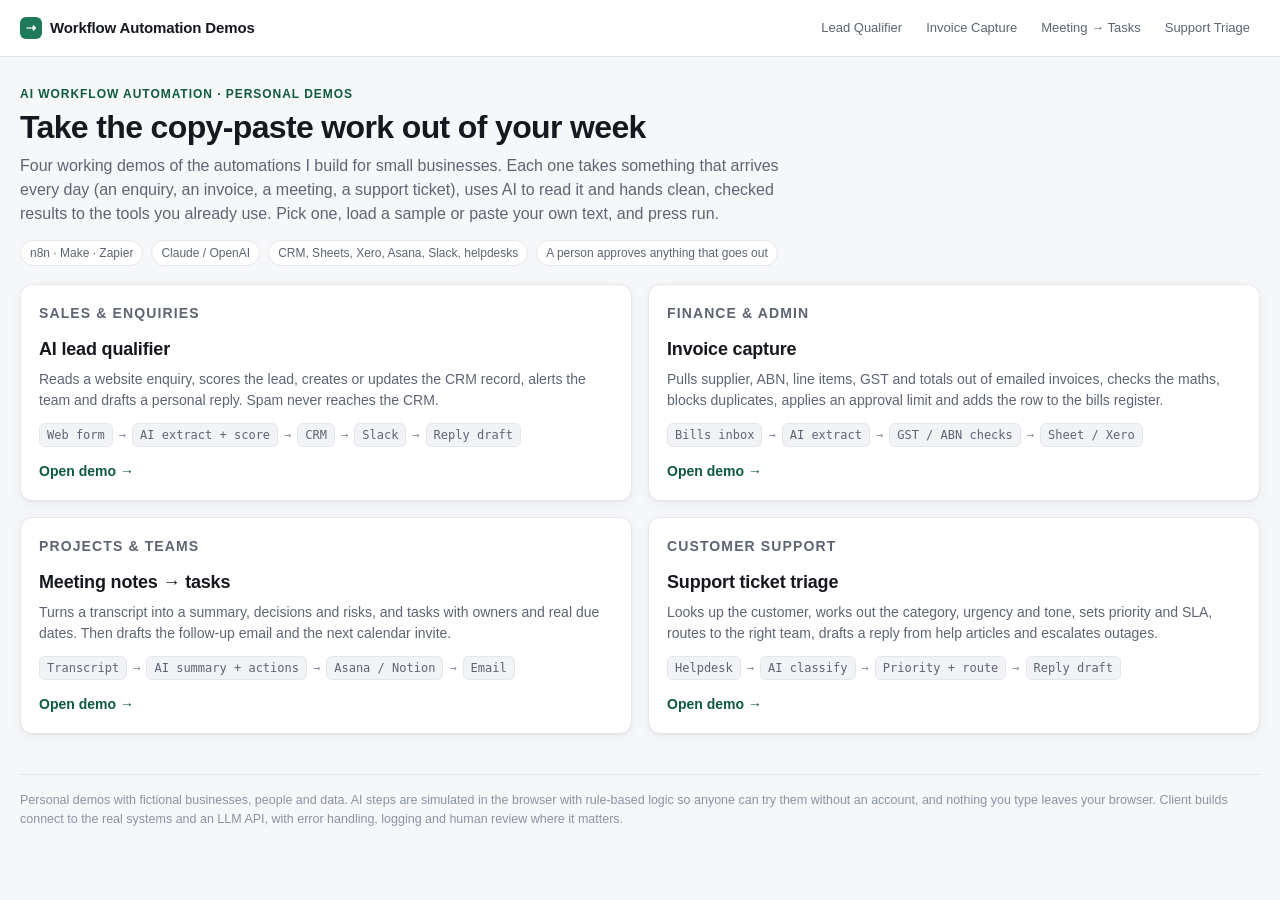
<file: index.html>
<!doctype html>
<html lang="en">
<head>
<meta charset="utf-8">
<meta name="viewport" content="width=device-width, initial-scale=1">
<title>Workflow Automation Demos</title>
<meta name="description" content="Four interactive demos of AI workflow automation: lead qualification, invoice capture, meeting notes to tasks and support triage.">
<link rel="stylesheet" href="style.css">
</head>
<body>
<header class="topbar"><div class="wrap">
  <a class="brand" href="index.html"><span class="brand-mark">⇢</span>Workflow Automation Demos</a>
  <nav id="nav" aria-label="Demos"></nav>
</div></header>

<main class="wrap">
  <section class="hero">
    <p class="eyebrow">AI workflow automation · personal demos</p>
    <h1>Take the copy-paste work out of your week</h1>
    <p class="lede">Four working demos of the automations I build for small businesses. Each one takes something that arrives every day (an enquiry, an invoice, a meeting, a support ticket), uses AI to read it and hands clean, checked results to the tools you already use. Pick one, load a sample or paste your own text, and press run.</p>
    <div class="badges"><span class="badge">n8n · Make · Zapier</span><span class="badge">Claude / OpenAI</span><span class="badge">CRM, Sheets, Xero, Asana, Slack, helpdesks</span><span class="badge">A person approves anything that goes out</span></div>
  </section>

  <div class="demo-grid">
    <a class="panel demo-card" href="lead-qualifier.html">
      <p class="eyebrow">Sales &amp; enquiries</p>
      <h3>AI lead qualifier</h3>
      <p>Reads a website enquiry, scores the lead, creates or updates the CRM record, alerts the team and drafts a personal reply. Spam never reaches the CRM.</p>
      <div class="flow-line"><span class="s">Web form</span><span class="a">→</span><span class="s">AI extract + score</span><span class="a">→</span><span class="s">CRM</span><span class="a">→</span><span class="s">Slack</span><span class="a">→</span><span class="s">Reply draft</span></div>
      <div class="go">Open demo →</div>
    </a>
    <a class="panel demo-card" href="invoice-capture.html">
      <p class="eyebrow">Finance &amp; admin</p>
      <h3>Invoice capture</h3>
      <p>Pulls supplier, ABN, line items, GST and totals out of emailed invoices, checks the maths, blocks duplicates, applies an approval limit and adds the row to the bills register.</p>
      <div class="flow-line"><span class="s">Bills inbox</span><span class="a">→</span><span class="s">AI extract</span><span class="a">→</span><span class="s">GST / ABN checks</span><span class="a">→</span><span class="s">Sheet / Xero</span></div>
      <div class="go">Open demo →</div>
    </a>
    <a class="panel demo-card" href="meeting-actions.html">
      <p class="eyebrow">Projects &amp; teams</p>
      <h3>Meeting notes → tasks</h3>
      <p>Turns a transcript into a summary, decisions and risks, and tasks with owners and real due dates. Then drafts the follow-up email and the next calendar invite.</p>
      <div class="flow-line"><span class="s">Transcript</span><span class="a">→</span><span class="s">AI summary + actions</span><span class="a">→</span><span class="s">Asana / Notion</span><span class="a">→</span><span class="s">Email</span></div>
      <div class="go">Open demo →</div>
    </a>
    <a class="panel demo-card" href="support-triage.html">
      <p class="eyebrow">Customer support</p>
      <h3>Support ticket triage</h3>
      <p>Looks up the customer, works out the category, urgency and tone, sets priority and SLA, routes to the right team, drafts a reply from help articles and escalates outages.</p>
      <div class="flow-line"><span class="s">Helpdesk</span><span class="a">→</span><span class="s">AI classify</span><span class="a">→</span><span class="s">Priority + route</span><span class="a">→</span><span class="s">Reply draft</span></div>
      <div class="go">Open demo →</div>
    </a>
  </div>

  <p class="note">Personal demos with fictional businesses, people and data. AI steps are simulated in the browser with rule-based logic so anyone can try them without an account, and nothing you type leaves your browser. Client builds connect to the real systems and an LLM API, with error handling, logging and human review where it matters.</p>
</main>
<script src="engine.js"></script>
<script>WD.nav('');</script>
</body>
</html>
</file>
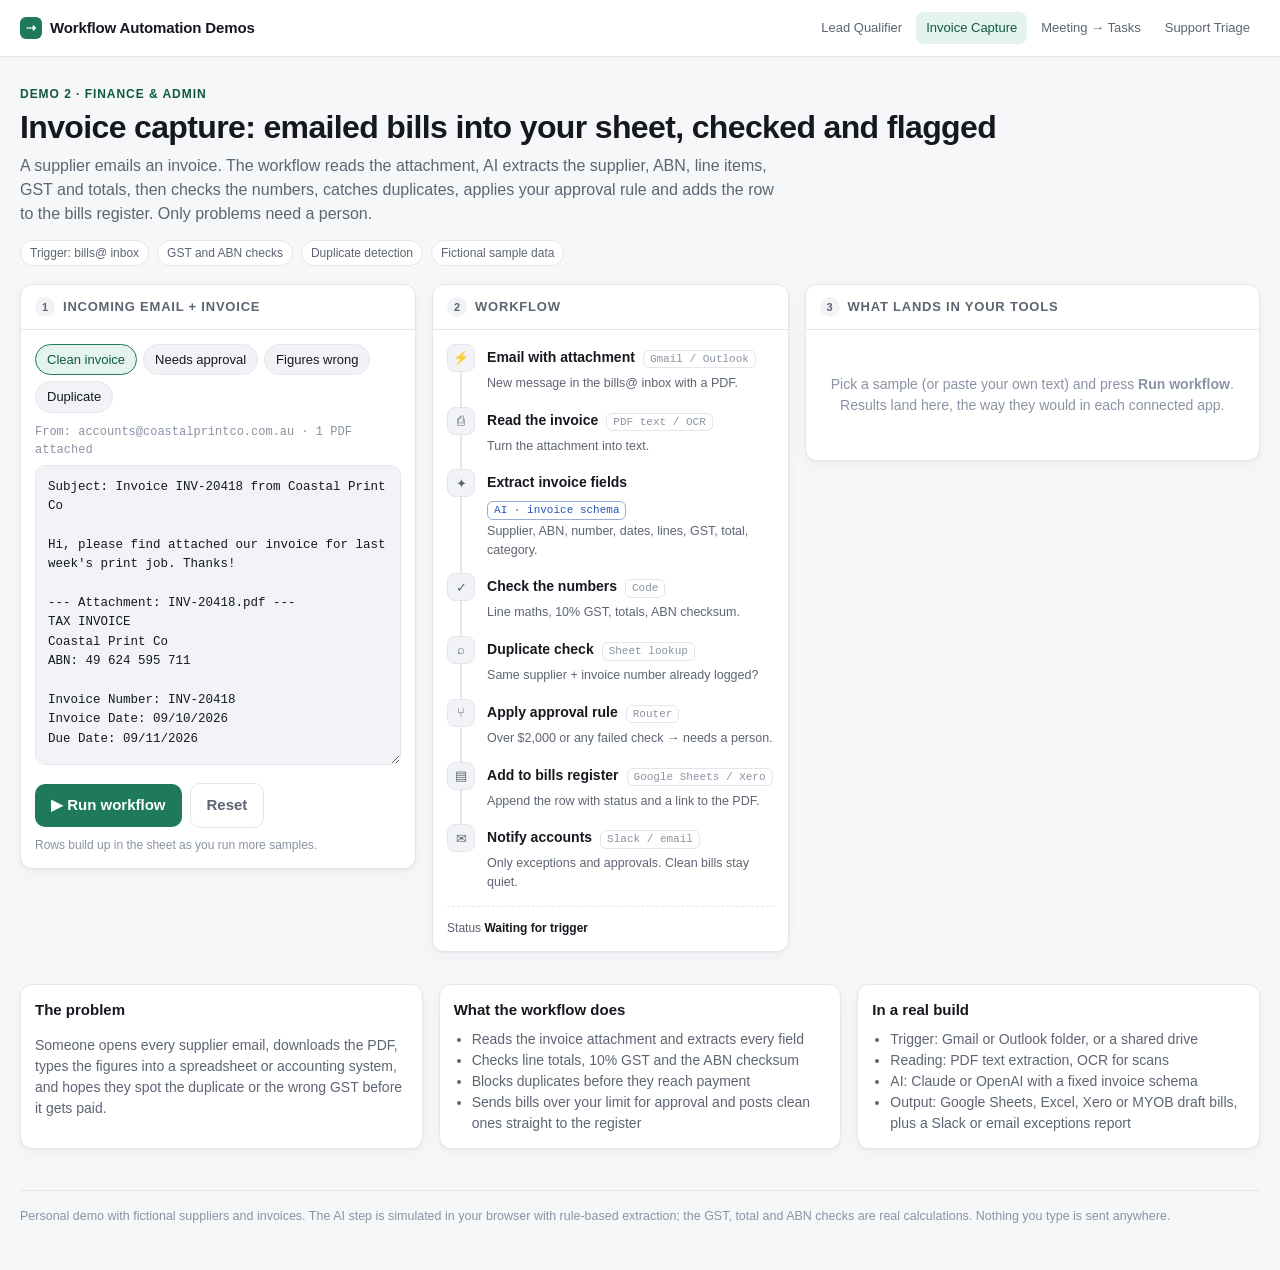
<file: invoice-capture.html>
<!doctype html>
<html lang="en">
<head>
<meta charset="utf-8">
<meta name="viewport" content="width=device-width, initial-scale=1">
<title>AI Invoice Capture</title>
<meta name="description" content="Personal demo: an AI workflow that reads emailed supplier invoices, extracts and checks the figures, flags exceptions and adds a row to the bills sheet.">
<link rel="stylesheet" href="style.css">
</head>
<body>
<header class="topbar"><div class="wrap">
  <a class="brand" href="index.html"><span class="brand-mark">⇢</span>Workflow Automation Demos</a>
  <nav id="nav" aria-label="Demos"></nav>
</div></header>

<main class="wrap">
  <section class="hero">
    <p class="eyebrow">Demo 2 · Finance &amp; admin</p>
    <h1>Invoice capture: emailed bills into your sheet, checked and flagged</h1>
    <p class="lede">A supplier emails an invoice. The workflow reads the attachment, AI extracts the supplier, ABN, line items, GST and totals, then checks the numbers, catches duplicates, applies your approval rule and adds the row to the bills register. Only problems need a person.</p>
    <div class="badges"><span class="badge">Trigger: bills@ inbox</span><span class="badge">GST and ABN checks</span><span class="badge">Duplicate detection</span><span class="badge">Fictional sample data</span></div>
  </section>

  <div class="grid">
    <section class="panel col-input" aria-labelledby="h-in">
      <div class="panel-h"><span class="step-n">1</span><h2 id="h-in">Incoming email + invoice</h2></div>
      <div class="panel-b">
        <div class="samples" id="samples"></div>
        <div class="input-meta" id="meta"></div>
        <label class="sr" for="src">Invoice text</label>
        <textarea class="src" id="src" spellcheck="false"></textarea>
        <div class="actions"><button class="btn" id="run" type="button">▶ Run workflow</button><button class="btn ghost" id="reset" type="button">Reset</button><span class="hint">Rows build up in the sheet as you run more samples.</span></div>
      </div>
    </section>

    <section class="panel col-pipe" aria-labelledby="h-pipe">
      <div class="panel-h"><span class="step-n">2</span><h2 id="h-pipe">Workflow</h2></div>
      <div class="panel-b"><ol class="pipe" id="pipe"></ol><div class="runstats" id="stats"></div></div>
    </section>

    <section class="panel col-results" aria-labelledby="h-out">
      <div class="panel-h"><span class="step-n">3</span><h2 id="h-out">What lands in your tools</h2></div>
      <div class="panel-b"><div class="results" id="results" aria-live="polite"></div></div>
    </section>
  </div>

  <section class="explain">
    <div class="panel"><div class="panel-b"><h3>The problem</h3><p>Someone opens every supplier email, downloads the PDF, types the figures into a spreadsheet or accounting system, and hopes they spot the duplicate or the wrong GST before it gets paid.</p></div></div>
    <div class="panel"><div class="panel-b"><h3>What the workflow does</h3><ul><li>Reads the invoice attachment and extracts every field</li><li>Checks line totals, 10% GST and the ABN checksum</li><li>Blocks duplicates before they reach payment</li><li>Sends bills over your limit for approval and posts clean ones straight to the register</li></ul></div></div>
    <div class="panel"><div class="panel-b"><h3>In a real build</h3><ul><li>Trigger: Gmail or Outlook folder, or a shared drive</li><li>Reading: PDF text extraction, OCR for scans</li><li>AI: Claude or OpenAI with a fixed invoice schema</li><li>Output: Google Sheets, Excel, Xero or MYOB draft bills, plus a Slack or email exceptions report</li></ul></div></div>
  </section>

  <p class="note">Personal demo with fictional suppliers and invoices. The AI step is simulated in your browser with rule-based extraction; the GST, total and ABN checks are real calculations. Nothing you type is sent anywhere.</p>
</main>

<script src="engine.js"></script>
<script>
(() => {
  const { esc, pill, kv, card, money, find, parseMoney } = WD;

  // Existing rows in the bills register (fictional)
  const sheet = [
    { date: '02/10/2026', supplier: 'Metro Cleaning Services', inv: 'MCS-7781', category: 'Cleaning', total: 880.00, status: 'Paid' },
    { date: '05/10/2026', supplier: 'CloudDesk Software', inv: 'CD-55120', category: 'Software subscriptions', total: 329.00, status: 'Approved' },
    { date: '08/10/2026', supplier: 'Bayside Courier', inv: 'BC-1093', category: 'Freight & postage', total: 146.30, status: 'Approved' },
  ];
  const APPROVAL_LIMIT = 2000;

  const samples = [
    { label: 'Clean invoice', meta: 'From: accounts@coastalprintco.com.au · 1 PDF attached', text: `
Subject: Invoice INV-20418 from Coastal Print Co

Hi, please find attached our invoice for last week's print job. Thanks!

--- Attachment: INV-20418.pdf ---
TAX INVOICE
Coastal Print Co
ABN: 49 624 595 711

Invoice Number: INV-20418
Invoice Date: 09/10/2026
Due Date: 09/11/2026

A4 flyers, full colour   2000 x $0.32   $640.00
Pull-up banner 850mm   2 x $210.00   $420.00
Design changes (hours)   2 x $90.00   $180.00

Subtotal: $1,240.00
GST: $124.00
Total: $1,364.00` },
    { label: 'Needs approval', meta: 'From: office@northsideelectrical.com.au · 1 PDF attached', text: `
Subject: Northside Electrical – Tax Invoice 3307

Hello, invoice for the switchboard upgrade attached.

--- Attachment: Invoice_3307.pdf ---
TAX INVOICE
Northside Electrical
ABN: 85 661 250 090

Invoice No: NE-3307
Invoice Date: 10/10/2026
Due Date: 24/10/2026

Switchboard upgrade (labour)   1 x $1,850.00   $1,850.00
RCD safety switches   6 x $145.00   $870.00
Compliance certificate   1 x $1,080.00   $1,080.00

Subtotal: $3,800.00
GST: $380.00
Total: $4,180.00` },
    { label: 'Figures wrong', meta: 'From: hello@greenleafplants.com.au · 1 PDF attached', text: `
Subject: Plant hire invoice

Hi team, monthly plant hire invoice attached.

--- Attachment: GL-INV-889.pdf ---
TAX INVOICE
Greenleaf Plant Hire
ABN: 12 345 678 901

Invoice #: GL-889
Invoice Date: 11/10/2026
Due Date: 25/10/2026

Indoor plant hire, monthly   12 x $28.00   $336.00
Replacement pots   3 x $18.00   $54.00

Subtotal: $390.00
GST: $42.00
Total: $442.00` },
    { label: 'Duplicate', meta: 'From: billing@metrocleaning.com.au · 1 PDF attached', text: `
Subject: REMINDER – Invoice MCS-7781

Hi, just resending this invoice in case it was missed.

--- Attachment: MCS-7781.pdf ---
TAX INVOICE
Metro Cleaning Services
ABN: 73 569 568 058

Invoice Number: MCS-7781
Invoice Date: 01/10/2026
Due Date: 15/10/2026

Office clean, weekly   4 x $200.00   $800.00

Subtotal: $800.00
GST: $80.00
Total: $880.00` },
  ];

  const CATS = [
    [/print|flyer|banner|design/i, 'Marketing & print'],
    [/electric|switchboard|plumb|repair|maintenance/i, 'Repairs & maintenance'],
    [/clean/i, 'Cleaning'],
    [/plant|hire/i, 'Office & premises'],
    [/software|subscription|licen[cs]e/i, 'Software subscriptions'],
    [/courier|freight|postage/i, 'Freight & postage'],
  ];

  function abnValid(abn) {
    const d = (abn || '').replace(/\D/g, '').split('').map(Number);
    if (d.length !== 11) return false;
    d[0] -= 1;
    const w = [10, 1, 3, 5, 7, 9, 11, 13, 15, 17, 19];
    return d.reduce((a, n, i) => a + n * w[i], 0) % 89 === 0;
  }
  const close = (a, b) => a != null && b != null && Math.abs(a - b) < 0.02;

  function extract(t) {
    const supplier = find(t, /TAX INVOICE\s*\n\s*(.+)/i) || find(t, /from\s+([A-Z][\w&' ]+?)\s*$/im) || 'Unknown supplier';
    const abn = find(t, /ABN[:\s]*([\d ]{11,16})/i);
    const inv = find(t, /^[ \t]*Invoice[ \t]*(?:Number|No\.?|#)[ \t]*:[ \t]*([A-Z0-9][\w-]*)/im);
    const date = find(t, /Invoice Date\s*:?\s*([\d/.-]+)/i);
    const due = find(t, /Due(?: Date)?\s*:?\s*([\d/.-]+)/i);
    const lines = [];
    for (const l of t.split('\n')) {
      const m = l.match(/^\s*(.+?)\s{2,}([\d,]+)\s*x\s*\$?([\d,]+(?:\.\d+)?)\s+\$?([\d,]+(?:\.\d+)?)\s*$/i);
      if (m) lines.push({ desc: m[1].trim(), qty: parseMoney(m[2]), unit: parseMoney(m[3]), amount: parseMoney(m[4]) });
    }
    const subtotal = parseMoney(find(t, /Subtotal\s*:?\s*\$?([\d,]+(?:\.\d+)?)/i));
    const gst = parseMoney(find(t, /GST\s*:?\s*\$?([\d,]+(?:\.\d+)?)/i));
    const total = parseMoney(find(t, /^\s*Total\s*:?\s*\$?([\d,]+(?:\.\d+)?)/im));
    const category = (CATS.find(([re]) => re.test(t)) || [, 'Uncategorised'])[1];
    return { supplier, abn, inv, date, due, lines, subtotal, gst, total, category };
  }

  function checks(x) {
    const lineSum = x.lines.reduce((a, l) => a + (l.amount || 0), 0);
    const badLines = x.lines.filter((l) => !close(l.qty * l.unit, l.amount));
    const out = [];
    out.push(badLines.length ? ['bad', `Line maths: ${badLines.length} line(s) don't add up`] : ['good', `Line maths: ${x.lines.length} lines add up`]);
    out.push(close(lineSum, x.subtotal) ? ['good', `Lines total ${money(lineSum)} = subtotal`] : ['bad', `Lines total ${money(lineSum)} but subtotal says ${money(x.subtotal)}`]);
    const expGst = x.subtotal != null ? Math.round(x.subtotal * 10) / 100 : null;
    out.push(close(expGst, x.gst) ? ['good', `GST is 10% (${money(x.gst)})`] : ['bad', `GST should be ${money(expGst)} but invoice says ${money(x.gst)}`]);
    out.push(close((x.subtotal || 0) + (x.gst || 0), x.total) ? ['good', `Subtotal + GST = total ${money(x.total)}`] : ['bad', `Subtotal + GST = ${money((x.subtotal || 0) + (x.gst || 0))} but total says ${money(x.total)}`]);
    out.push(abnValid(x.abn) ? ['good', `ABN ${x.abn} passes checksum`] : ['bad', `ABN ${x.abn || '(missing)'} fails checksum, confirm supplier details`]);
    return out;
  }

  function sheetTable(highlight) {
    const rows = sheet.map((r, i) => `<tr class="${i === highlight ? (r.flag ? 'flagged' : 'new') : ''}"><td class="rownum">${i + 2}</td><td>${esc(r.date)}</td><td>${esc(r.supplier)}</td><td>${esc(r.inv)}</td><td>${esc(r.category)}</td><td class="num">${money(r.total, '$')}</td><td>${esc(r.status)}</td></tr>`).join('');
    return `<div class="sheet-scroll"><table class="sheet"><thead><tr><th class="rownum"></th><th>Date</th><th>Supplier</th><th>Invoice #</th><th>Category</th><th class="num">Total</th><th>Status</th></tr></thead><tbody>${rows}</tbody></table></div>`;
  }

  WD.init({
    id: 'invoice-capture',
    samples,
    steps: [
      { icon: '⚡', title: 'Email with attachment', tool: 'Gmail / Outlook', desc: 'New message in the bills@ inbox with a PDF.' },
      { icon: '⎙', title: 'Read the invoice', tool: 'PDF text / OCR', desc: 'Turn the attachment into text.' },
      { icon: '✦', title: 'Extract invoice fields', tool: 'AI · invoice schema', ai: true, desc: 'Supplier, ABN, number, dates, lines, GST, total, category.' },
      { icon: '✓', title: 'Check the numbers', tool: 'Code', desc: 'Line maths, 10% GST, totals, ABN checksum.' },
      { icon: '⌕', title: 'Duplicate check', tool: 'Sheet lookup', desc: 'Same supplier + invoice number already logged?' },
      { icon: '⑂', title: 'Apply approval rule', tool: 'Router', desc: `Over $${APPROVAL_LIMIT.toLocaleString()} or any failed check → needs a person.` },
      { icon: '▤', title: 'Add to bills register', tool: 'Google Sheets / Xero', desc: 'Append the row with status and a link to the PDF.' },
      { icon: '✉', title: 'Notify accounts', tool: 'Slack / email', desc: 'Only exceptions and approvals. Clean bills stay quiet.' },
    ],
    process(text) {
      const x = extract(text);
      const c = checks(x);
      const failed = c.filter(([t]) => t === 'bad');
      const dup = sheet.find((r) => r.inv.toLowerCase() === (x.inv || '').toLowerCase() && r.supplier.toLowerCase() === x.supplier.toLowerCase());
      const over = (x.total || 0) > APPROVAL_LIMIT;
      const status = dup ? 'Duplicate' : failed.length ? 'Query supplier' : over ? 'Awaiting approval' : 'Approved';
      const steps = [
        'Attachment found: 1 PDF',
        `${text.split('\n').length} lines of text read`,
        JSON.stringify({ supplier: x.supplier, abn: x.abn || null, invoice: x.inv || null, date: x.date || null, due: x.due || null, lines: x.lines.length, subtotal: x.subtotal, gst: x.gst, total: x.total, category: x.category }, null, 1).replace(/\n\s*/g, ' '),
        failed.length ? `${failed.length} check(s) failed` : 'All 5 checks passed',
        dup ? `Already logged on row ${sheet.indexOf(dup) + 2} (${dup.status})` : 'No duplicate found',
        dup ? 'Duplicate → do not add, reply to supplier' : failed.length ? 'Failed checks → query supplier' : over ? `${money(x.total)} > limit → manager approval` : 'Under limit, checks passed → auto-approve',
        dup ? { skip: true, text: 'Skipped (duplicate)' } : `Row ${sheet.length + 2} added · status "${status}"`,
        status === 'Approved' ? { skip: true, text: 'No alert needed' } : 'Alert sent to #accounts',
      ];
      let hi = -1;
      if (!dup) {
        sheet.push({ date: x.date, supplier: x.supplier, inv: x.inv, category: x.category, total: x.total, status, flag: status !== 'Approved' });
        hi = sheet.length - 1;
      } else hi = sheet.indexOf(dup);
      const tone = { Approved: 'good', 'Awaiting approval': 'warn', 'Query supplier': 'bad', Duplicate: 'neutral' }[status];
      const cards = [];
      cards.push(card('Extracted invoice', x.inv || 'no invoice number', kv([
        ['Supplier', `<b>${esc(x.supplier)}</b>`, true], ['ABN', x.abn], ['Invoice #', x.inv], ['Dates', `Issued ${x.date || '—'} · due ${x.due || '—'}`],
        ['Category', x.category], ['Subtotal', money(x.subtotal)], ['GST', money(x.gst)], ['Total', `<b>${money(x.total)}</b>`, true],
        ['Outcome', pill(status, tone), true],
      ]) + (x.lines.length ? `<div class="sheet-scroll" style="margin-top:10px"><table class="sheet"><thead><tr><th>Line item</th><th class="num">Qty</th><th class="num">Unit</th><th class="num">Amount</th></tr></thead><tbody>${x.lines.map((l) => `<tr><td>${esc(l.desc)}</td><td class="num">${l.qty}</td><td class="num">${money(l.unit, '$')}</td><td class="num">${money(l.amount, '$')}</td></tr>`).join('')}</tbody></table></div>` : '')));
      cards.push(card('Checks', `${c.length - failed.length}/${c.length} passed`, c.map(([t, m]) => `<div class="flag">${pill(t === 'good' ? 'Pass' : 'Fail', t)}<span>${esc(m)}</span></div>`).join('') + (dup ? `<div class="flag">${pill('Dup', 'bad')}<span>Same invoice already on row ${sheet.indexOf(dup) + 2}, marked ${esc(dup.status)}</span></div>` : '')));
      cards.push(card('Google Sheets · Bills register', dup ? 'no change' : `row ${hi + 2} appended`, sheetTable(hi)));
      if (status !== 'Approved') {
        const msg = dup
          ? `⚠️ <b>Duplicate invoice blocked</b>\n${esc(x.supplier)} ${esc(x.inv)} (${money(x.total)}) is already on the register as ${esc(dup.status)}.\nSuggested reply to supplier drafted: ${dup.status === 'Paid' ? `"This invoice has already been paid, remittance attached."` : `"We've already received this invoice and it's being processed."`}`
          : failed.length
            ? `❗ <b>Invoice needs checking</b>\n${esc(x.supplier)} ${esc(x.inv)} · ${money(x.total)}\n${failed.map(([, m]) => '• ' + esc(m)).join('\n')}\nStatus set to "Query supplier". Not sent for payment.`
            : `🟡 <b>Approval needed</b> · @Finance manager\n${esc(x.supplier)} ${esc(x.inv)} · ${money(x.total)} (over $${APPROVAL_LIMIT.toLocaleString()})\nAll checks passed · due ${esc(x.due)}`;
        cards.push(card('Slack · #accounts', 'just now', `<div class="msg">${msg}</div>${!dup && !failed.length ? '<div class="review-bar"><button class="btn approve" type="button">Approve</button><button class="btn ghost" type="button">Reject</button></div>' : ''}`));
      }
      return { steps, cards, stats: [['Rows', dup ? '0 added' : '1 added'], ['Exceptions', String(failed.length + (dup ? 1 : 0))]] };
    },
    after(root) {
      root.querySelectorAll('.approve').forEach((b) => b.addEventListener('click', () => {
        const last = sheet[sheet.length - 1]; last.status = 'Approved'; last.flag = false;
        b.textContent = '✓ Approved, register updated'; b.disabled = true;
        const t = root.querySelector('table.sheet tr.flagged'); if (t) { t.className = 'new'; t.lastElementChild.textContent = 'Approved'; }
      }));
    },
  });
})();
</script>
</body>
</html>
</file>
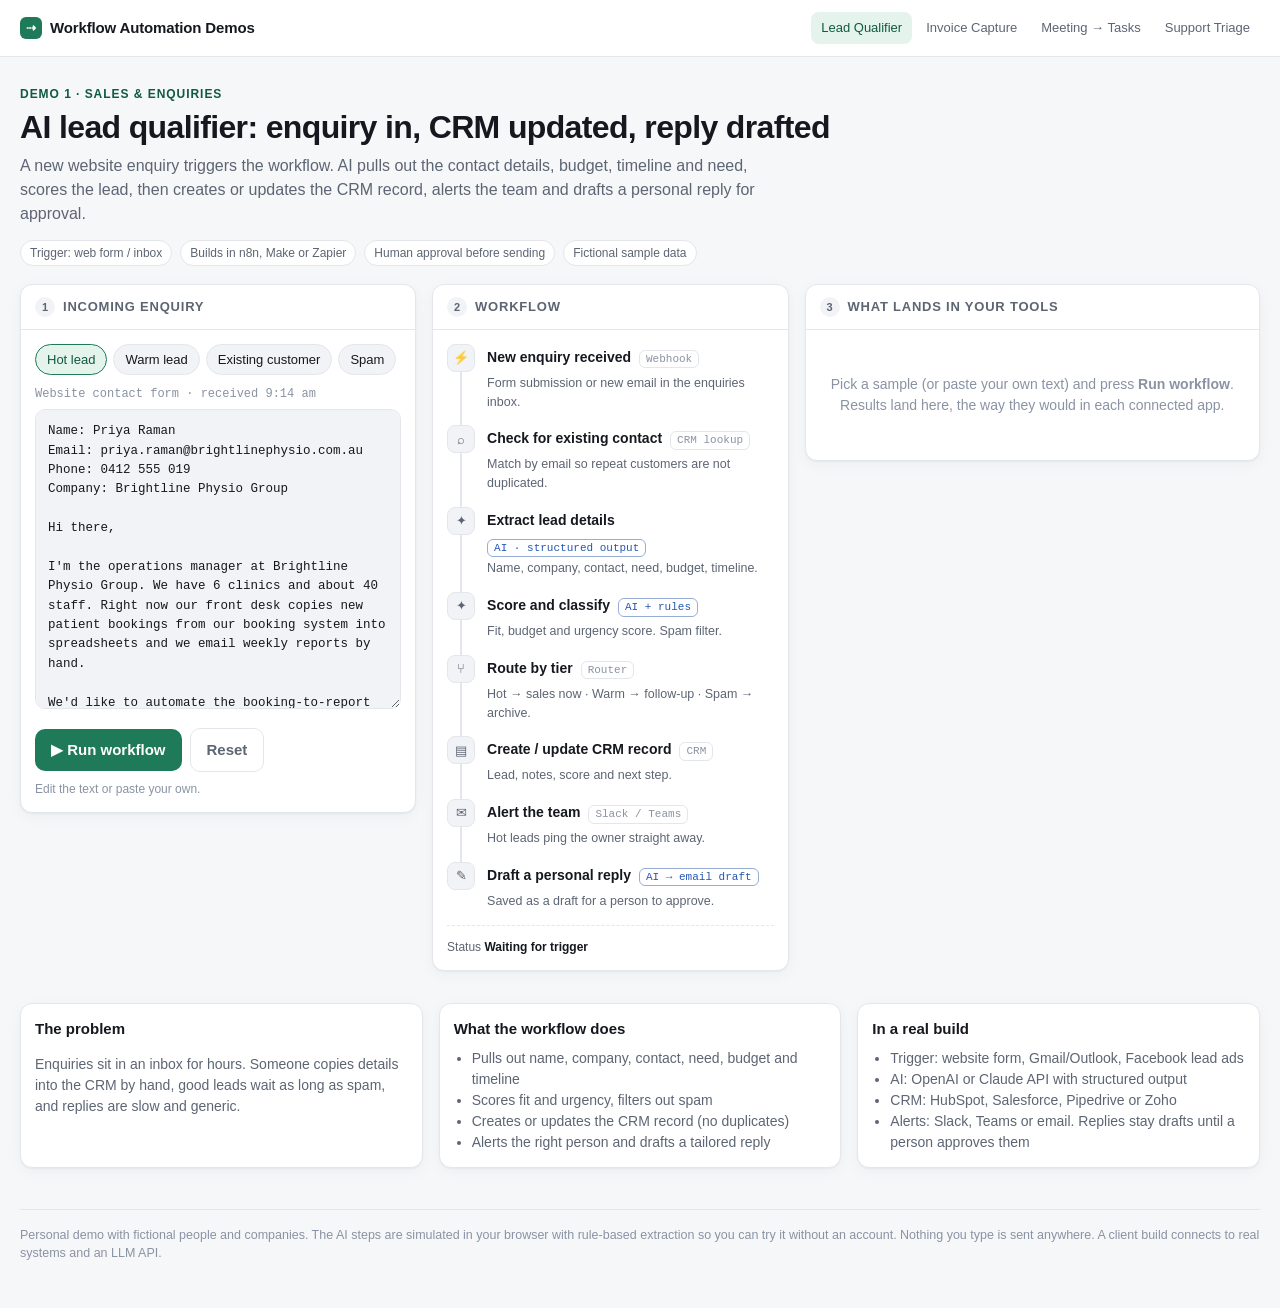
<file: lead-qualifier.html>
<!doctype html>
<html lang="en">
<head>
<meta charset="utf-8">
<meta name="viewport" content="width=device-width, initial-scale=1">
<title>AI Lead Qualifier</title>
<meta name="description" content="Personal demo: an AI workflow that reads a website enquiry, scores the lead, updates the CRM, alerts the team and drafts a reply.">
<link rel="stylesheet" href="style.css">
</head>
<body>
<header class="topbar"><div class="wrap">
  <a class="brand" href="index.html"><span class="brand-mark">⇢</span>Workflow Automation Demos</a>
  <nav id="nav" aria-label="Demos"></nav>
</div></header>

<main class="wrap">
  <section class="hero">
    <p class="eyebrow">Demo 1 · Sales &amp; enquiries</p>
    <h1>AI lead qualifier: enquiry in, CRM updated, reply drafted</h1>
    <p class="lede">A new website enquiry triggers the workflow. AI pulls out the contact details, budget, timeline and need, scores the lead, then creates or updates the CRM record, alerts the team and drafts a personal reply for approval.</p>
    <div class="badges"><span class="badge">Trigger: web form / inbox</span><span class="badge">Builds in n8n, Make or Zapier</span><span class="badge">Human approval before sending</span><span class="badge">Fictional sample data</span></div>
  </section>

  <div class="grid">
    <section class="panel col-input" aria-labelledby="h-in">
      <div class="panel-h"><span class="step-n">1</span><h2 id="h-in">Incoming enquiry</h2></div>
      <div class="panel-b">
        <div class="samples" id="samples"></div>
        <div class="input-meta" id="meta"></div>
        <label class="sr" for="src">Enquiry text</label>
        <textarea class="src" id="src" spellcheck="false"></textarea>
        <div class="actions"><button class="btn" id="run" type="button">▶ Run workflow</button><button class="btn ghost" id="reset" type="button">Reset</button><span class="hint">Edit the text or paste your own.</span></div>
      </div>
    </section>

    <section class="panel col-pipe" aria-labelledby="h-pipe">
      <div class="panel-h"><span class="step-n">2</span><h2 id="h-pipe">Workflow</h2></div>
      <div class="panel-b"><ol class="pipe" id="pipe"></ol><div class="runstats" id="stats"></div></div>
    </section>

    <section class="panel col-results" aria-labelledby="h-out">
      <div class="panel-h"><span class="step-n">3</span><h2 id="h-out">What lands in your tools</h2></div>
      <div class="panel-b"><div class="results" id="results" aria-live="polite"></div></div>
    </section>
  </div>

  <section class="explain">
    <div class="panel"><div class="panel-b"><h3>The problem</h3><p>Enquiries sit in an inbox for hours. Someone copies details into the CRM by hand, good leads wait as long as spam, and replies are slow and generic.</p></div></div>
    <div class="panel"><div class="panel-b"><h3>What the workflow does</h3><ul><li>Pulls out name, company, contact, need, budget and timeline</li><li>Scores fit and urgency, filters out spam</li><li>Creates or updates the CRM record (no duplicates)</li><li>Alerts the right person and drafts a tailored reply</li></ul></div></div>
    <div class="panel"><div class="panel-b"><h3>In a real build</h3><ul><li>Trigger: website form, Gmail/Outlook, Facebook lead ads</li><li>AI: OpenAI or Claude API with structured output</li><li>CRM: HubSpot, Salesforce, Pipedrive or Zoho</li><li>Alerts: Slack, Teams or email. Replies stay drafts until a person approves them</li></ul></div></div>
  </section>

  <p class="note">Personal demo with fictional people and companies. The AI steps are simulated in your browser with rule-based extraction so you can try it without an account. Nothing you type is sent anywhere. A client build connects to real systems and an LLM API.</p>
</main>

<script src="engine.js"></script>
<script>
(() => {
  const { esc, pill, kv, card, find, titleCase } = WD;

  // Existing CRM contacts used for duplicate matching (fictional)
  const CRM = [
    { email: 'daniel.ng@harbourjoinery.com.au', name: 'Daniel Ng', company: 'Harbour Joinery', owner: 'Irfan', stage: 'Customer', since: 'Mar 2026' },
  ];

  const samples = [
    { label: 'Hot lead', meta: 'Website contact form · received 9:14 am', text: `
Name: Priya Raman
Email: priya.raman@brightlinephysio.com.au
Phone: 0412 555 019
Company: Brightline Physio Group

Hi there,

I'm the operations manager at Brightline Physio Group. We have 6 clinics and about 40 staff. Right now our front desk copies new patient bookings from our booking system into spreadsheets and we email weekly reports by hand.

We'd like to automate the booking-to-report process and get a simple dashboard for clinic managers. Our budget is around $6,000 - $8,000 and we'd like to start within the next 2 weeks.

Could we book a call this week?

Thanks,
Priya` },
    { label: 'Warm lead', meta: 'Website contact form · received 1:52 pm', text: `
Name: Tom Bassett
Email: tom@thecornerroastery.com
Company: The Corner Roastery

Hey,

We run a small cafe and roastery and our website is pretty dated. Looking for a new site and maybe a chatbot to answer questions about wholesale orders and opening hours.

Budget is probably about $1,500. No rush, sometime in the next few months would be fine.

Cheers,
Tom` },
    { label: 'Existing customer', meta: 'Email to hello@ inbox · received 4:05 pm', text: `
From: Daniel Ng <daniel.ng@harbourjoinery.com.au>
Subject: Adding a job costing view

Hi Irfan,

The sales dashboard has been great. We'd now like to add a job costing view that pulls from our quoting spreadsheet so we can see margin per job.

Can you quote for this? Ideally done by the end of next month. Happy to spend up to $2,500.

Regards,
Daniel Ng
Harbour Joinery
0398 555 214` },
    { label: 'Spam', meta: 'Website contact form · received 2:31 am', text: `
Name: Mark
Email: mark.seo.growth@outlook-mail.net

Dear Website Owner,

We offer guaranteed first page SEO ranking and high quality guest post backlinks for your website. Cheap packages starting $49! Visit http://seo-boost-xyz.example http://cheap-links.example http://rank-fast.example

Reply now for special discount!!!` },
  ];

  const SERVICES = [
    [/dashboard|report(ing|s)?|kpi/i, 'Dashboard & reporting'],
    [/automat|workflow|zapier|make\.com|n8n|copy(ing)? .* into|by hand|manual/i, 'Workflow automation'],
    [/chat ?bot|faq/i, 'AI chatbot'],
    [/website|web site|landing page/i, 'Website'],
    [/salesforce|crm|hubspot/i, 'CRM setup'],
    [/job costing|margin|spreadsheet/i, 'Dashboard & reporting'],
  ];

  function extract(t) {
    const email = find(t, /([\w.+-]+@[\w-]+(\.[\w-]+)+)/);
    const phone = find(t, /((\+61|0)[2-478](?:[ -]?\d){8})/);
    let name = find(t, /^\s*Name:\s*(.+)$/im) || find(t, /^From:\s*([^<\n]+)</im) || find(t, /\b(?:I'm|I am|my name is)\s+([A-Z][a-z]+(?: [A-Z][a-z]+)?)/);
    if (!name) name = find(t, /\n(?:Thanks|Cheers|Regards|Kind regards|Best),?\s*\n\s*([A-Z][a-z]+(?: [A-Z][a-z]+)?)/);
    let company = find(t, /^\s*Company:\s*(.+)$/im) || find(t, /\n(?:Thanks|Cheers|Regards|Kind regards|Best),?\s*\n[^\n]+\n\s*([A-Z][\w&' ]+?)\s*\n/) || find(t, /\b(?:at|from)\s+([A-Z][\w&']+(?: [A-Z][\w&']+){0,3})/);
    const nums = [...t.matchAll(/\$\s?([\d,]+(?:\.\d+)?)(k)?/gi)].map((m) => parseFloat(m[1].replace(/,/g, '')) * (m[2] ? 1000 : 1));
    const budgetMax = nums.length ? Math.max(...nums) : null;
    const budgetMin = nums.length ? Math.min(...nums) : null;
    let timeline = '', urgency = 0;
    if (/(\d+|two|three|few)\s+weeks?/i.test(t)) { timeline = 'Within ' + find(t, /((\d+|two|three|few)\s+weeks?)/i); urgency = 22; }
    else if (/asap|urgent|immediately|start this week/i.test(t)) { timeline = 'ASAP'; urgency = 25; }
    else if (/next month|end of (next )?month/i.test(t)) { timeline = 'By end of next month'; urgency = 16; }
    else if (/months?/i.test(t)) { timeline = 'Next few months'; urgency = 8; }
    else { timeline = 'Not stated'; urgency = 4; }
    const services = [...new Set(SERVICES.filter(([re]) => re.test(t)).map(([, s]) => s))];
    const team = find(t, /(\d+)\s+(?:staff|employees|people)/i);
    const locations = find(t, /(\d+)\s+(?:clinics|stores|sites|locations|offices)/i);
    const links = (t.match(/https?:\/\//g) || []).length;
    const spam = links >= 2 || /guaranteed|backlink|guest post|crypto|dear website owner/i.test(t);
    return { email, phone, name: name ? titleCase(name) : '', company, budgetMin, budgetMax, timeline, urgency, services, team, locations, spam, links };
  }

  function score(x) {
    const b = x.budgetMax == null ? 5 : x.budgetMax >= 5000 ? 30 : x.budgetMax >= 2000 ? 22 : x.budgetMax >= 800 ? 14 : 6;
    const fit = x.services.length ? Math.min(25, 15 + x.services.length * 5) : 6;
    const contact = (x.email ? 6 : 0) + (x.phone ? 4 : 0);
    const org = x.company ? (x.team || x.locations ? 10 : 7) : 2;
    const parts = [['Budget', b, 30], ['Urgency', x.urgency, 25], ['Service fit', fit, 25], ['Contact details', contact, 10], ['Organisation', org, 10]];
    const total = x.spam ? 0 : parts.reduce((a, p) => a + p[1], 0);
    const tier = x.spam ? 'Spam' : total >= 70 ? 'Hot' : total >= 45 ? 'Warm' : 'Nurture';
    return { parts, total, tier };
  }

  const fmtBudget = (x) => x.budgetMax == null ? 'Not stated' : (x.budgetMin !== x.budgetMax ? `A$${x.budgetMin.toLocaleString()}–${x.budgetMax.toLocaleString()}` : `Up to A$${x.budgetMax.toLocaleString()}`);
  const tone = { Hot: 'bad', Warm: 'warn', Nurture: 'info', Spam: 'neutral' };

  function draft(x, s, existing) {
    const first = (x.name || 'there').split(' ')[0];
    const svc = x.services[0] || 'your project';
    let body = `Hi ${first},\n\n`;
    if (existing) body += `Great to hear from you again, and glad the dashboard is working well for the team.\n\n`;
    else body += `Thanks for getting in touch${x.company ? ' about ' + x.company : ''}.\n\n`;
    if (x.services.includes('Workflow automation') && x.services.includes('Dashboard & reporting'))
      body += `Automating the booking-to-report process and giving each manager a live dashboard is a good fit. Usually we start by mapping where the data comes from, then automate the handoff so nobody is copying rows by hand.\n\n`;
    else if (svc === 'Website' || x.services.includes('AI chatbot'))
      body += `A refreshed site with a FAQ chatbot for wholesale and opening-hours questions is very doable. I can show you a couple of examples so you can see what you'd get.\n\n`;
    else if (!existing) body += `I'd be happy to scope the ${svc.toLowerCase()} work with you.\n\n`;
    if (existing) body += `Adding that on top of your current dashboard is straightforward. If you can share the quoting spreadsheet (or a sample), I'll come back with a fixed quote and timeline within two business days.\n\n`;
    else if (s.tier === 'Hot') body += `Would a 20-minute call on Thursday or Friday suit? Reply with a time and I'll send an invite.\n\n`;
    else body += `When you're ready, send through a few sites you like and a list of the questions customers ask most, and I'll put together a fixed quote.\n\n`;
    return body + `Kind regards,\nIrfan`;
  }

  WD.init({
    id: 'lead-qualifier',
    samples,
    steps: [
      { icon: '⚡', title: 'New enquiry received', tool: 'Webhook', desc: 'Form submission or new email in the enquiries inbox.' },
      { icon: '⌕', title: 'Check for existing contact', tool: 'CRM lookup', desc: 'Match by email so repeat customers are not duplicated.' },
      { icon: '✦', title: 'Extract lead details', tool: 'AI · structured output', ai: true, desc: 'Name, company, contact, need, budget, timeline.' },
      { icon: '✦', title: 'Score and classify', tool: 'AI + rules', ai: true, desc: 'Fit, budget and urgency score. Spam filter.' },
      { icon: '⑂', title: 'Route by tier', tool: 'Router', desc: 'Hot → sales now · Warm → follow-up · Spam → archive.' },
      { icon: '▤', title: 'Create / update CRM record', tool: 'CRM', desc: 'Lead, notes, score and next step.' },
      { icon: '✉', title: 'Alert the team', tool: 'Slack / Teams', desc: 'Hot leads ping the owner straight away.' },
      { icon: '✎', title: 'Draft a personal reply', tool: 'AI → email draft', ai: true, desc: 'Saved as a draft for a person to approve.' },
    ],
    process(text) {
      const x = extract(text);
      const s = score(x);
      const existing = CRM.find((c) => x.email && c.email.toLowerCase() === x.email.toLowerCase());
      const lines = text.trim().split('\n').length;
      const steps = [
        `Payload: ${lines} lines, ${text.length} chars`,
        existing ? `Match found: ${existing.name} (${existing.stage}, since ${existing.since}) → update, don't create` : `No match for ${x.email || 'unknown email'} → new lead`,
        JSON.stringify({ name: x.name || null, company: x.company || null, email: x.email || null, phone: x.phone || null, need: x.services, budget: fmtBudget(x), timeline: x.timeline }, null, 1).replace(/\n\s*/g, ' '),
        x.spam ? `Spam signals: ${x.links} links, sales language → score 0` : `Score ${s.total}/100 → ${s.tier}`,
        x.spam ? 'Spam → archived, no CRM record' : existing ? 'Existing customer → account owner' : s.tier === 'Hot' ? 'Hot → assign to owner, alert now' : s.tier === 'Warm' ? 'Warm → follow-up within 1 business day' : 'Nurture → newsletter sequence',
        x.spam ? { skip: true, text: 'Skipped (spam)' } : existing ? 'Updated contact, opened new deal' : 'Created lead + deal',
        x.spam ? { skip: true, text: 'Skipped (spam)' } : existing ? 'Posted to #accounts with @owner' : s.tier === 'Hot' ? 'Posted to #sales with @mention' : 'Posted to #leads',
        x.spam ? { skip: true, text: 'Skipped (spam)' } : 'Draft saved, waiting for approval',
      ];
      const cards = [];
      if (x.spam) {
        cards.push(card('Inbox', 'archived', `<p>${pill('Spam', 'neutral')} Marked as spam and archived. No CRM record, no alert, no reply.</p><p class="hint">Why: ${x.links} external links, "guaranteed ranking" and backlink sales language.</p>`));
        return { steps, cards, stats: [['Records created', '0']] };
      }
      const breakdown = s.parts.map(([k, v, max]) => `<div class="score-row"><span>${k}</span><b>${v}/${max}</b></div><div class="meter"><span style="width:${(v / max) * 100}%"></span></div>`).join('');
      cards.push(card('CRM', existing ? 'contact updated · new deal' : 'new lead · new deal', kv([
        ['Contact', `<b>${esc(x.name || 'Unknown')}</b>${x.company ? ' · ' + esc(x.company) : ''}`, true],
        ['Email', x.email], ['Phone', x.phone],
        ['Lead status', `${pill(s.tier + ' · ' + s.total + '/100', tone[s.tier])}${existing ? ' ' + pill('Existing customer', 'good') : ''}`, true],
        ['Interested in', x.services.join(', ') || 'Unclear, ask on call'],
        ['Budget', fmtBudget(x)], ['Timeline', x.timeline],
        (x.team || x.locations) && ['Size', [x.locations && x.locations + ' locations', x.team && x.team + ' staff'].filter(Boolean).join(' · ')],
        ['Owner', existing ? existing.owner + ' (account owner)' : s.tier === 'Hot' ? 'Irfan' : 'Sales queue'],
        ['Next step', existing ? 'Send quote within 2 days' : s.tier === 'Hot' ? 'Call within 4 business hours' : 'Follow up within 1 business day'],
      ])));
      cards.push(card('Lead score', 'AI + rules', breakdown));
      const icon = existing ? '🔁' : s.tier === 'Hot' ? '🔥' : '📥';
      cards.push(card(existing ? 'Slack · #accounts' : s.tier === 'Hot' ? 'Slack · #sales' : 'Slack · #leads', 'just now', `<div class="msg">${icon} <b>${existing ? 'Repeat customer enquiry' : s.tier === 'Hot' ? 'Hot lead' : 'New lead'}</b>${existing || s.tier === 'Hot' ? ' · @Irfan' : ''}
${esc(x.name || 'Unknown')}${x.company ? ' · ' + esc(x.company) : ''}
Wants: ${esc(x.services.join(', ') || 'unclear')}
Budget: ${esc(fmtBudget(x))} · Timeline: ${esc(x.timeline)}
Score ${s.total}/100 · Reply draft ready for approval</div>`));
      cards.push(card('Email draft', 'needs approval', `<div class="email-meta"><div><b>To:</b> ${esc(x.email || '(no email found)')}</div><div><b>Subject:</b> Re: ${esc(x.services[0] || 'your enquiry')}${x.company ? ' for ' + esc(x.company) : ''}</div></div><div class="msg">${esc(draft(x, s, existing))}</div><div class="review-bar"><button class="btn approve" type="button">Approve &amp; send</button><button class="btn ghost" type="button">Edit</button></div>`));
      return { steps, cards, stats: [['Records', existing ? '1 updated' : '1 created']] };
    },
    after(root) {
      root.querySelectorAll('.approve').forEach((b) => b.addEventListener('click', () => { b.textContent = '✓ Sent (demo, nothing actually sent)'; b.disabled = true; }));
    },
  });
})();
</script>
</body>
</html>
</file>
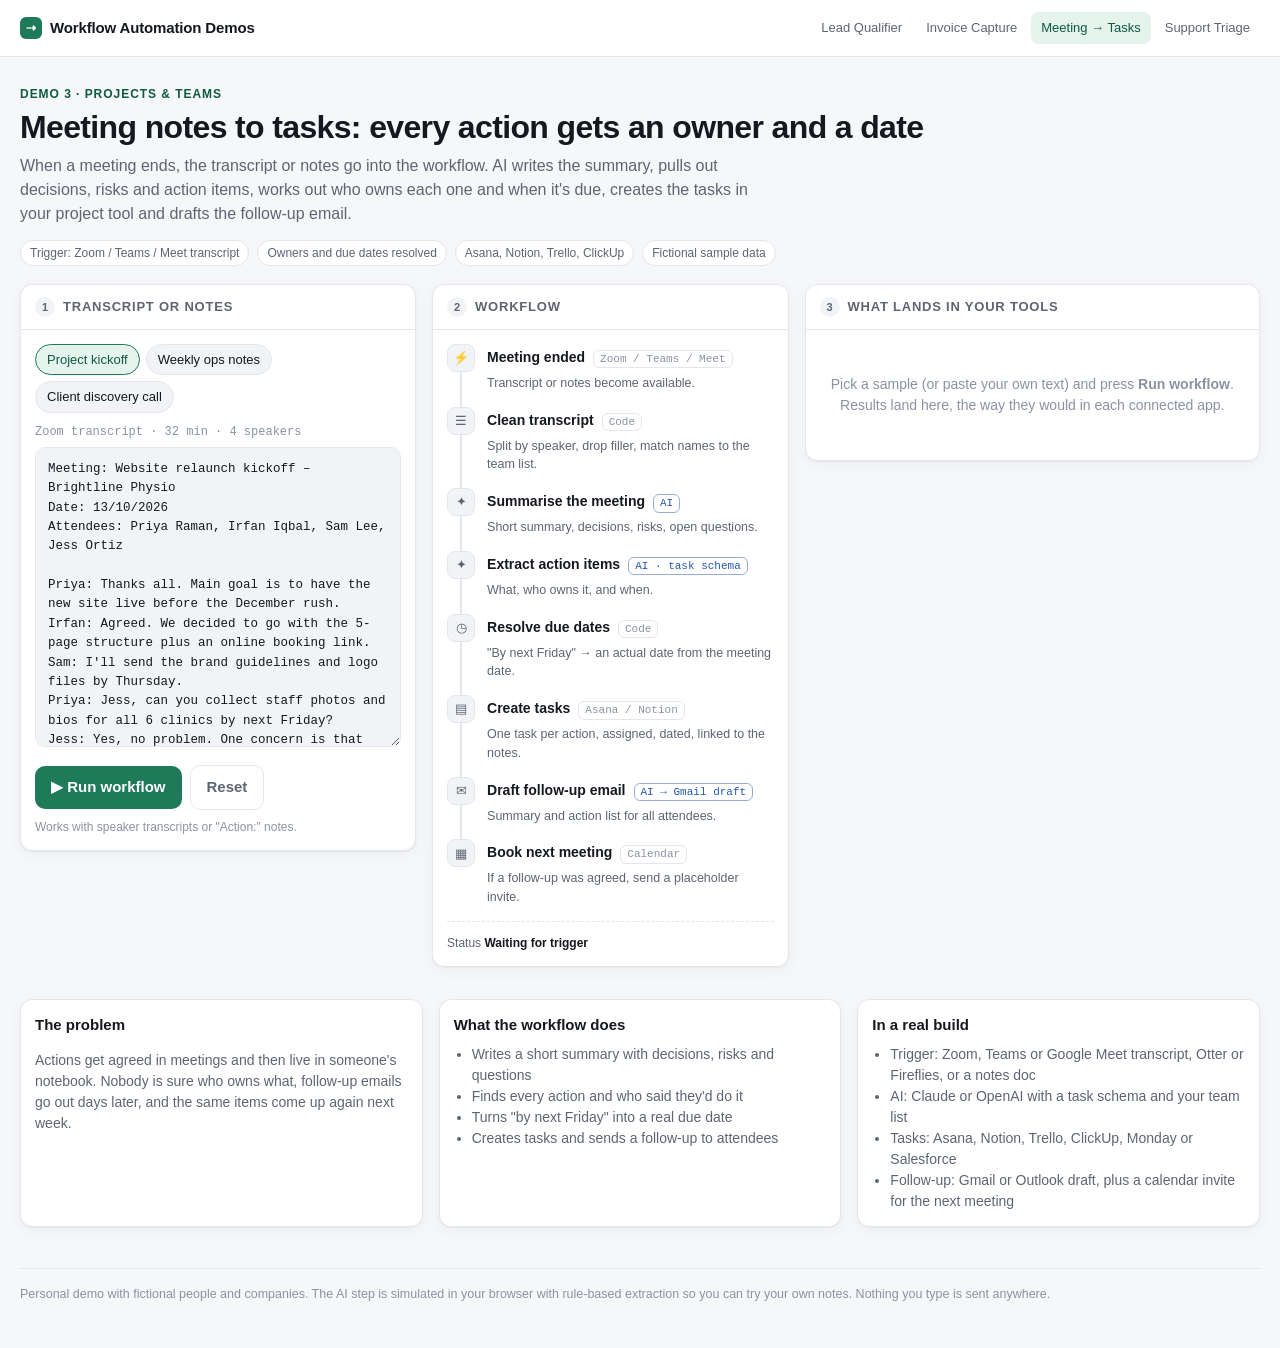
<file: meeting-actions.html>
<!doctype html>
<html lang="en">
<head>
<meta charset="utf-8">
<meta name="viewport" content="width=device-width, initial-scale=1">
<title>Meeting Notes to Tasks</title>
<meta name="description" content="Personal demo: an AI workflow that turns a meeting transcript into a summary, decisions, owned tasks with due dates and a follow-up email.">
<link rel="stylesheet" href="style.css">
</head>
<body>
<header class="topbar"><div class="wrap">
  <a class="brand" href="index.html"><span class="brand-mark">⇢</span>Workflow Automation Demos</a>
  <nav id="nav" aria-label="Demos"></nav>
</div></header>

<main class="wrap">
  <section class="hero">
    <p class="eyebrow">Demo 3 · Projects &amp; teams</p>
    <h1>Meeting notes to tasks: every action gets an owner and a date</h1>
    <p class="lede">When a meeting ends, the transcript or notes go into the workflow. AI writes the summary, pulls out decisions, risks and action items, works out who owns each one and when it's due, creates the tasks in your project tool and drafts the follow-up email.</p>
    <div class="badges"><span class="badge">Trigger: Zoom / Teams / Meet transcript</span><span class="badge">Owners and due dates resolved</span><span class="badge">Asana, Notion, Trello, ClickUp</span><span class="badge">Fictional sample data</span></div>
  </section>

  <div class="grid">
    <section class="panel col-input" aria-labelledby="h-in">
      <div class="panel-h"><span class="step-n">1</span><h2 id="h-in">Transcript or notes</h2></div>
      <div class="panel-b">
        <div class="samples" id="samples"></div>
        <div class="input-meta" id="meta"></div>
        <label class="sr" for="src">Meeting transcript</label>
        <textarea class="src" id="src" spellcheck="false"></textarea>
        <div class="actions"><button class="btn" id="run" type="button">▶ Run workflow</button><button class="btn ghost" id="reset" type="button">Reset</button><span class="hint">Works with speaker transcripts or "Action:" notes.</span></div>
      </div>
    </section>

    <section class="panel col-pipe" aria-labelledby="h-pipe">
      <div class="panel-h"><span class="step-n">2</span><h2 id="h-pipe">Workflow</h2></div>
      <div class="panel-b"><ol class="pipe" id="pipe"></ol><div class="runstats" id="stats"></div></div>
    </section>

    <section class="panel col-results" aria-labelledby="h-out">
      <div class="panel-h"><span class="step-n">3</span><h2 id="h-out">What lands in your tools</h2></div>
      <div class="panel-b"><div class="results" id="results" aria-live="polite"></div></div>
    </section>
  </div>

  <section class="explain">
    <div class="panel"><div class="panel-b"><h3>The problem</h3><p>Actions get agreed in meetings and then live in someone's notebook. Nobody is sure who owns what, follow-up emails go out days later, and the same items come up again next week.</p></div></div>
    <div class="panel"><div class="panel-b"><h3>What the workflow does</h3><ul><li>Writes a short summary with decisions, risks and questions</li><li>Finds every action and who said they'd do it</li><li>Turns "by next Friday" into a real due date</li><li>Creates tasks and sends a follow-up to attendees</li></ul></div></div>
    <div class="panel"><div class="panel-b"><h3>In a real build</h3><ul><li>Trigger: Zoom, Teams or Google Meet transcript, Otter or Fireflies, or a notes doc</li><li>AI: Claude or OpenAI with a task schema and your team list</li><li>Tasks: Asana, Notion, Trello, ClickUp, Monday or Salesforce</li><li>Follow-up: Gmail or Outlook draft, plus a calendar invite for the next meeting</li></ul></div></div>
  </section>

  <p class="note">Personal demo with fictional people and companies. The AI step is simulated in your browser with rule-based extraction so you can try your own notes. Nothing you type is sent anywhere.</p>
</main>

<script src="engine.js"></script>
<script>
(() => {
  const { esc, pill, kv, card, find, initials } = WD;

  const samples = [
    { label: 'Project kickoff', meta: 'Zoom transcript · 32 min · 4 speakers', text: `
Meeting: Website relaunch kickoff – Brightline Physio
Date: 13/10/2026
Attendees: Priya Raman, Irfan Iqbal, Sam Lee, Jess Ortiz

Priya: Thanks all. Main goal is to have the new site live before the December rush.
Irfan: Agreed. We decided to go with the 5-page structure plus an online booking link.
Sam: I'll send the brand guidelines and logo files by Thursday.
Priya: Jess, can you collect staff photos and bios for all 6 clinics by next Friday?
Jess: Yes, no problem. One concern is that two clinics are still waiting on new photos, which could delay things.
Irfan: I'll prepare the sitemap and wireframes by Monday.
Priya: We agreed the budget stays at $7,000 including the chatbot.
Sam: Who signs off the final copy?
Priya: I will. I'll review the copy within 2 days of receiving it.
Irfan: Great. Let's catch up next Tuesday at 10am.` },
    { label: 'Weekly ops notes', meta: 'Notes doc · Monday ops meeting', text: `
Meeting: Weekly ops meeting – Harbour Joinery
Date: 12/10/2026
Attendees: Daniel Ng, Mia Chen, Ravi Patel

Notes
- Workshop running at 85% capacity, two big kitchen jobs start next week
- Timber supplier price increase of 6% from November
- Decided: pass the increase on to new quotes only, not existing jobs
- Risk: delivery van is due for a service and may be off the road for 2 days

Actions
- Action: Mia – update the quote template with new timber prices by Wednesday
- Action: Ravi – book the van service for a quiet day this week
- Action: Daniel – call the top 3 clients about the price change by end of month
- Action: Mia – send the updated job schedule to the team tomorrow` },
    { label: 'Client discovery call', meta: 'Google Meet transcript · 24 min · 2 speakers', text: `
Meeting: Discovery call – The Corner Roastery
Date: 14/10/2026
Attendees: Tom Bassett, Irfan Iqbal

Tom: Most of our wholesale questions are about minimum orders, delivery days and pricing.
Irfan: The chatbot can answer those from an approved FAQ list. I'll draft the first 20 questions and answers by Friday.
Tom: Sounds good. We agreed to start with the website first and add the chatbot in phase two.
Irfan: Tom, can you send me your current wholesale price list and delivery zones by Monday?
Tom: Will do. My only worry is the cost of keeping the chatbot updated.
Irfan: I'll include a simple update process and a monthly cost estimate in the proposal by next Wednesday.
Tom: Perfect. Let's catch up next Thursday to go through the proposal.` },
  ];

  const DAYS = ['sunday', 'monday', 'tuesday', 'wednesday', 'thursday', 'friday', 'saturday'];
  const fmt = (d) => d.toLocaleDateString('en-AU', { weekday: 'short', day: 'numeric', month: 'short' });
  const addDays = (d, n) => { const x = new Date(d); x.setDate(x.getDate() + n); return x; };

  function resolveDue(phrase, base) {
    if (!phrase) return null;
    const p = phrase.toLowerCase();
    if (/tomorrow/.test(p)) return addDays(base, 1);
    if (/end of (the )?month/.test(p)) return new Date(base.getFullYear(), base.getMonth() + 1, 0);
    if (/this week/.test(p)) return addDays(base, (5 - base.getDay() + 7) % 7);
    if (/^next week$/.test(p.replace(/^by\s+/, ''))) return addDays(base, ((1 - base.getDay() + 7) % 7) || 7);
    const m = p.match(/(next\s+)?(sunday|monday|tuesday|wednesday|thursday|friday|saturday)/);
    if (m) {
      const target = DAYS.indexOf(m[2]);
      let diff = (target - base.getDay() + 7) % 7 || 7;
      if (m[1]) { const toSunday = (7 - base.getDay()) % 7 || 7; if (diff <= toSunday) diff += 7; }
      return addDays(base, diff);
    }
    const n = p.match(/within (\d+) days?/);
    if (n && !/receiv/.test(p)) return addDays(base, +n[1]);
    return null;
  }
  const DUE_RE = /\s*(by (?:next |this )?(?:monday|tuesday|wednesday|thursday|friday|saturday|sunday|week|end of (?:the )?month)|by end of (?:the )?month|(?:next |this )?week|tomorrow|within \d+ days?(?: of [\w ]+)?|for a quiet day this week)\b\.?/i;

  const tidy = (s) => { s = s.replace(/[?.!]+$/, '').trim(); return s.charAt(0).toUpperCase() + s.slice(1); };

  function parse(t) {
    const title = find(t, /^\s*Meeting:\s*(.+)$/im) || t.trim().split('\n')[0].slice(0, 80);
    const dm = find(t, /^\s*Date:\s*(\d{1,2}\/\d{1,2}\/\d{4})/im);
    const base = dm ? new Date(+dm.split('/')[2], +dm.split('/')[1] - 1, +dm.split('/')[0]) : new Date();
    let attendees = find(t, /^\s*Attendees:\s*(.+)$/im).split(/,\s*/).filter(Boolean);
    const lines = t.split('\n').map((l) => l.trim()).filter(Boolean);
    const speakerRe = /^([A-Z][a-z]+(?: [A-Z][a-z]+)?):\s+(.+)$/;
    const firstNames = attendees.map((a) => a.split(' ')[0]);
    const fullName = (fn) => attendees.find((a) => a.split(' ')[0].toLowerCase() === String(fn).toLowerCase()) || fn;
    const speakers = new Set();
    const decisions = [], risks = [], questions = [], tasks = [], context = [];
    let next = null;

    const addTask = (owner, raw) => {
      const dueM = raw.match(DUE_RE);
      const duePhrase = dueM ? dueM[1] : '';
      let text = raw.replace(DUE_RE, '').replace(/^(i'll|i will|will)\s+/i, '');
      text = tidy(text);
      const due = resolveDue(duePhrase, base);
      tasks.push({ owner: fullName(owner), text, duePhrase: duePhrase.replace(/^by\s+/i, ''), due });
    };

    lines.forEach((line, i) => {
      if (/^(Meeting|Date|Attendees):/i.test(line) || /^(notes|actions)$/i.test(line)) return;
      let speaker = '', body = line.replace(/^[-•*]\s*/, '');
      const sm = line.match(speakerRe);
      if (sm && !/^(Action|Decided|Decision|Risk|Note)$/i.test(sm[1])) { speaker = sm[1]; body = sm[2]; speakers.add(speaker); }

      const act = body.match(/^Action:\s*([A-Z][a-z]+)\s*[–-]\s*(.+)$/i);
      if (act) { addTask(act[1], act[2]); return; }
      if (/^(Decided|Decision):/i.test(body)) { decisions.push(tidy(body.replace(/^(Decided|Decision):\s*/i, ''))); return; }
      if (/^Risk:/i.test(body)) { risks.push(tidy(body.replace(/^Risk:\s*/i, ''))); return; }

      const nm = body.match(/(?:let's\s+)?(?:catch up|meet|regroup|reconvene)\s+((?:next|this|on)\s+\w+(?:\s+at\s+[\w:]+)?)/i);
      if (nm) next = nm[1];

      body.split(/(?<=[.!?])\s+/).forEach((sent) => {
        let m;
        if ((m = sent.match(/(?:we\s+)?(?:decided|agreed)\s+(?:to\s+|that\s+|on\s+)?(.+)/i)) && !/^agreed\.?$/i.test(sent)) {
          let d = m[1].replace(/^(go with|the)\s+/i, (x) => x.toLowerCase().startsWith('go') ? 'Go with ' : 'The ');
          decisions.push(tidy(d));
        } else if (/concern|worry|worried|risk|could delay|blocker|blocked/i.test(sent)) {
          risks.push(tidy(sent.replace(/^(one concern is that|one concern:|my only worry is|my worry is)\s*/i, '')));
        } else if ((m = sent.match(/^([A-Z][a-z]+),\s*can you\s+(.+)/))) {
          addTask(m[1], m[2].replace(/\bme\b/i, speaker ? speaker.split(' ')[0] : 'me').replace(/\byour\b/gi, 'the'));
        } else if ((m = sent.match(/^(?:I'll|I will)\s+(.+)/i)) && speaker && sent.length > 12) {
          addTask(speaker, m[1]);
        } else if ((m = sent.match(/^([A-Z][a-z]+) will\s+(.+)/)) && firstNames.includes(m[1])) {
          addTask(m[1], m[2]);
        } else if (/\?$/.test(sent) && !/can you/i.test(sent)) {
          const nextLine = lines[i + 1] || '';
          const ans = nextLine.match(speakerRe);
          if (ans && /^(I will|I'll|me)\b/i.test(ans[2]) && /^who\s+/i.test(sent)) decisions.push(`${fullName(ans[1]).split(' ')[0]} ${sent.replace(/^who\s+/i, '').replace(/\?$/, '')}`);
          else questions.push(sent);
        } else if ((m = sent.match(/most of our (\w+) questions are about (.+)/i))) {
          context.push(`Most ${m[1]} questions are about ${m[2].replace(/\.$/, '')}`);
        } else if (/goal|capacity|price increase/i.test(sent)) {
          context.push(tidy(sent.replace(/^main goal/i, 'The main goal')));
        }
      });
    });
    if (!attendees.length) attendees = [...speakers];
    return { title, base, attendees, decisions, risks, questions, tasks, context, next, speakers: [...speakers] };
  }

  function summary(x) {
    const ctx = x.context[0] ? x.context[0].replace(/\.$/, '') + '. ' : '';
    const owners = [...new Set(x.tasks.map((t) => t.owner.split(' ')[0]))];
    const nd = x.decisions.length;
    const dec = nd ? `${nd} decision${nd > 1 ? 's were' : ' was'} made` : 'No decisions were recorded';
    const acts = x.tasks.length ? ` and ${x.tasks.length} action${x.tasks.length > 1 ? 's' : ''} assigned to ${owners.join(', ').replace(/, ([^,]*)$/, ' and $1')}` : ' and no actions were assigned';
    const risk = x.risks.length ? ` ${x.risks.length} risk${x.risks.length > 1 ? 's' : ''} flagged to watch.` : '';
    return `${ctx}${dec}${acts}.${risk}`;
  }

  WD.init({
    id: 'meeting-actions',
    samples,
    steps: [
      { icon: '⚡', title: 'Meeting ended', tool: 'Zoom / Teams / Meet', desc: 'Transcript or notes become available.' },
      { icon: '☰', title: 'Clean transcript', tool: 'Code', desc: 'Split by speaker, drop filler, match names to the team list.' },
      { icon: '✦', title: 'Summarise the meeting', tool: 'AI', ai: true, desc: 'Short summary, decisions, risks, open questions.' },
      { icon: '✦', title: 'Extract action items', tool: 'AI · task schema', ai: true, desc: 'What, who owns it, and when.' },
      { icon: '◷', title: 'Resolve due dates', tool: 'Code', desc: '"By next Friday" → an actual date from the meeting date.' },
      { icon: '▤', title: 'Create tasks', tool: 'Asana / Notion', desc: 'One task per action, assigned, dated, linked to the notes.' },
      { icon: '✉', title: 'Draft follow-up email', tool: 'AI → Gmail draft', ai: true, desc: 'Summary and action list for all attendees.' },
      { icon: '▦', title: 'Book next meeting', tool: 'Calendar', desc: 'If a follow-up was agreed, send a placeholder invite.' },
    ],
    process(text) {
      const x = parse(text);
      const soon = (d) => d && (d - x.base) / 864e5 <= 3;
      const sum = summary(x);
      const nextDate = x.next ? resolveDue(x.next.replace(/\s+at\s+.*/, ''), x.base) : null;
      const steps = [
        `"${x.title}" · ${text.trim().split('\n').length} lines`,
        `${x.attendees.length} attendees${x.speakers.length ? ', ' + x.speakers.length + ' speakers matched' : ''}`,
        `${x.decisions.length} decision(s) · ${x.risks.length} risk(s) · ${x.questions.length} open question(s)`,
        x.tasks.length ? x.tasks.map((t) => `${t.owner.split(' ')[0]}: ${t.text.slice(0, 48)}${t.text.length > 48 ? '…' : ''}`).join('\n') : 'No actions found',
        x.tasks.filter((t) => t.duePhrase).map((t) => `"${t.duePhrase}" → ${t.due ? fmt(t.due) : 'kept as text'}`).join('\n') || 'No dates mentioned',
        `${x.tasks.length} tasks created`,
        `Draft to ${x.attendees.length} attendees`,
        x.next ? `Invite: ${nextDate ? fmt(nextDate) : x.next}${/at\s+(\S+)/i.test(x.next) ? ' ' + x.next.match(/at\s+(\S+)/i)[1] : ''}` : { skip: true, text: 'No follow-up meeting mentioned' },
      ];
      const cards = [];
      cards.push(card('Meeting summary', 'AI', `<p style="margin-top:0">${esc(sum)}</p>` +
        (x.decisions.length ? `<p style="margin:10px 0 4px"><b>Decisions</b></p><ul class="tight">${x.decisions.map((d) => `<li>${esc(d)}</li>`).join('')}</ul>` : '') +
        (x.risks.length ? `<p style="margin:10px 0 4px"><b>Risks</b></p><ul class="tight">${x.risks.map((d) => `<li>${pill('Risk', 'warn')} ${esc(d)}</li>`).join('')}</ul>` : '') +
        (x.questions.length ? `<p style="margin:10px 0 4px"><b>Open questions</b></p><ul class="tight">${x.questions.map((d) => `<li>${esc(d)}</li>`).join('')}</ul>` : '')));
      const project = x.title.split(/\s+[–-]\s+/)[1] || 'Meeting actions';
      cards.push(card('Asana · ' + project, `${x.tasks.length} tasks`, x.tasks.length ? `<div class="tasks">${x.tasks.map((t) => `<div class="task"><span class="box" aria-hidden="true"></span><div><div>${esc(t.text)}</div><div class="task-meta"><span><span class="avatar">${esc(initials(t.owner))}</span>${esc(t.owner)}</span>${t.due ? pill('Due ' + fmt(t.due), soon(t.due) ? 'bad' : 'info') : t.duePhrase ? pill(t.duePhrase, 'neutral') : pill('No date, owner to set', 'neutral')}${soon(t.due) ? pill('High priority', 'warn') : ''}</div></div></div>`).join('')}</div>` : '<p>No action items found. Try lines like "I\'ll send the report by Friday" or "Action: Sam – book the venue".</p>'));
      const first = (n) => n.split(' ')[0];
      const body = `Hi all,\n\nThanks for your time today. Here's a quick recap of ${x.title.split(/\s+[–-]\s+/)[0].toLowerCase()}.\n\n${sum}\n` +
        (x.decisions.length ? `\nDecisions\n${x.decisions.map((d) => '• ' + d).join('\n')}\n` : '') +
        (x.tasks.length ? `\nActions\n${x.tasks.map((t) => `• ${first(t.owner)}: ${t.text}${t.due ? ' (' + fmt(t.due) + ')' : t.duePhrase ? ' (' + t.duePhrase + ')' : ''}`).join('\n')}\n` : '') +
        (x.risks.length ? `\nTo watch\n${x.risks.map((d) => '• ' + d).join('\n')}\n` : '') +
        (x.next ? `\nNext catch-up: ${nextDate ? fmt(nextDate) : x.next}${/at\s+(\S+)/i.test(x.next) ? ' at ' + x.next.match(/at\s+(\S+)/i)[1] : ''}. Invite to follow.\n` : '') +
        `\nLet me know if I've missed anything.\n\nIrfan`;
      cards.push(card('Email draft', 'needs approval', `<div class="email-meta"><div><b>To:</b> ${esc(x.attendees.join(', '))}</div><div><b>Subject:</b> Notes and actions: ${esc(x.title)}</div></div><div class="msg">${esc(body)}</div><div class="review-bar"><button class="btn approve" type="button">Approve &amp; send</button><button class="btn ghost" type="button">Edit</button></div>`));
      if (x.next) cards.push(card('Calendar', 'invite drafted', kv([['Event', 'Follow-up: ' + x.title.split(/\s+[–-]\s+/)[0]], ['When', `${nextDate ? fmt(nextDate) : x.next}${/at\s+(\S+)/i.test(x.next) ? ', ' + x.next.match(/at\s+(\S+)/i)[1] : ''}`], ['Guests', x.attendees.join(', ')], ['Agenda', 'Review open actions from the last meeting']])));
      return { steps, cards, stats: [['Tasks', String(x.tasks.length)], ['Decisions', String(x.decisions.length)]] };
    },
    after(root) {
      root.querySelectorAll('.approve').forEach((b) => b.addEventListener('click', () => { b.textContent = '✓ Sent (demo, nothing actually sent)'; b.disabled = true; }));
    },
  });
})();
</script>
</body>
</html>
</file>
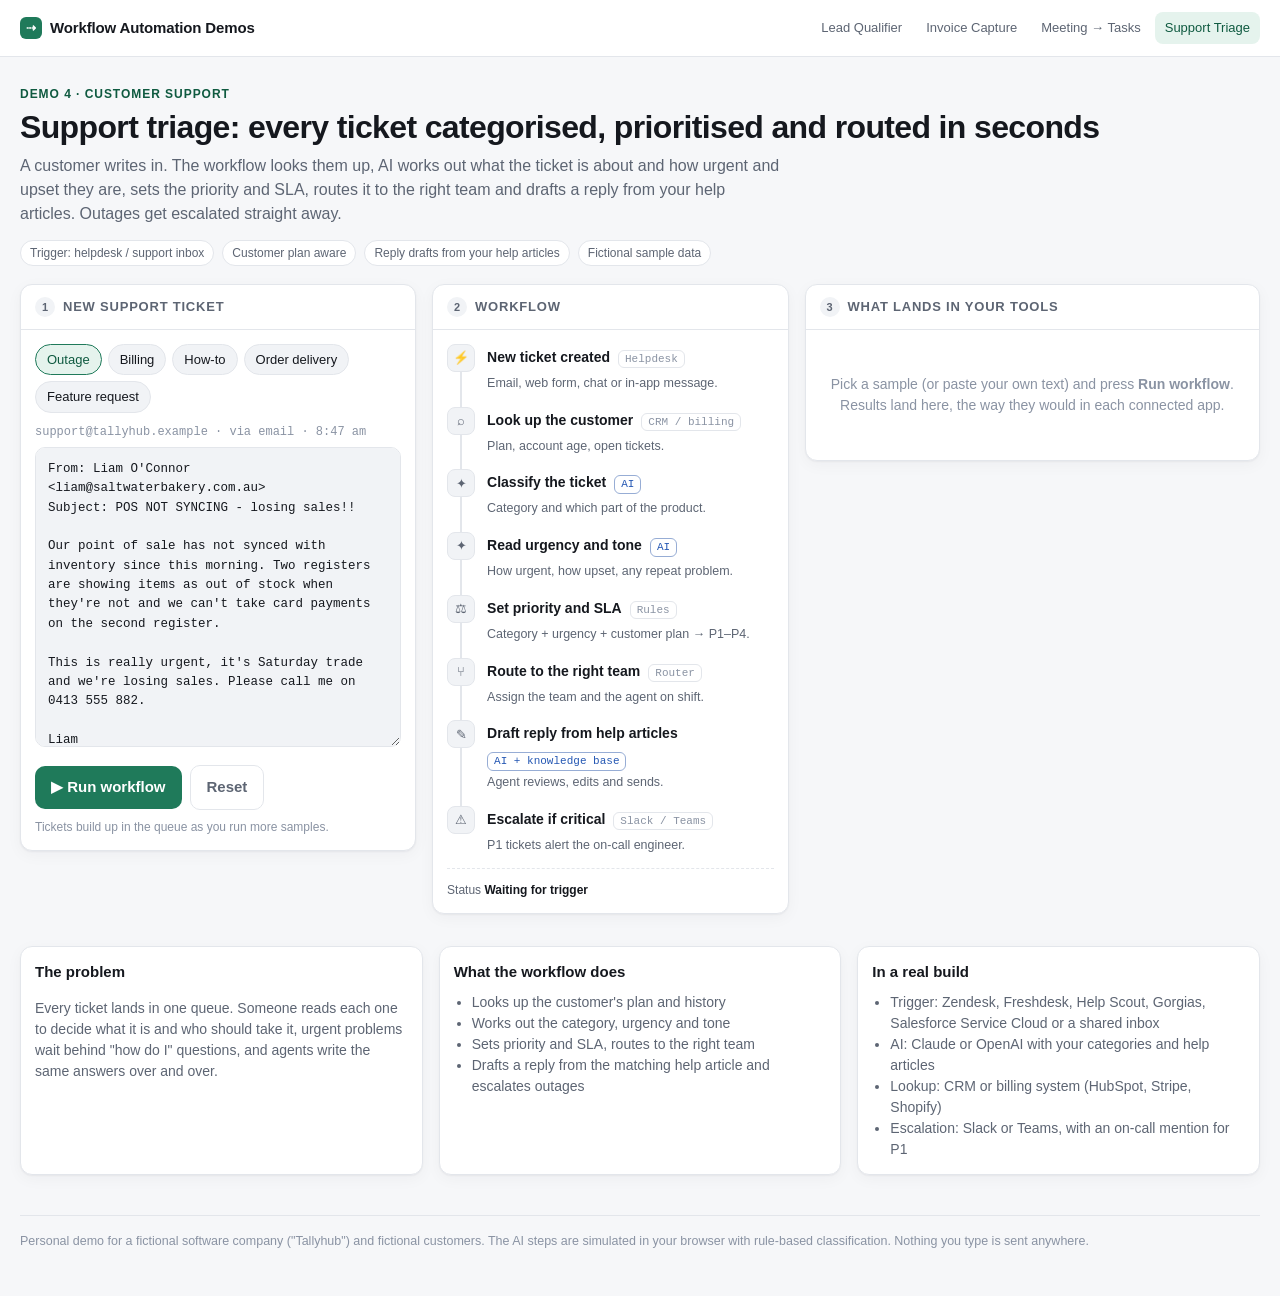
<file: support-triage.html>
<!doctype html>
<html lang="en">
<head>
<meta charset="utf-8">
<meta name="viewport" content="width=device-width, initial-scale=1">
<title>AI Support Triage</title>
<meta name="description" content="Personal demo: an AI workflow that categorises support tickets, sets priority and SLA, routes them to the right team and drafts a reply from the knowledge base.">
<link rel="stylesheet" href="style.css">
</head>
<body>
<header class="topbar"><div class="wrap">
  <a class="brand" href="index.html"><span class="brand-mark">⇢</span>Workflow Automation Demos</a>
  <nav id="nav" aria-label="Demos"></nav>
</div></header>

<main class="wrap">
  <section class="hero">
    <p class="eyebrow">Demo 4 · Customer support</p>
    <h1>Support triage: every ticket categorised, prioritised and routed in seconds</h1>
    <p class="lede">A customer writes in. The workflow looks them up, AI works out what the ticket is about and how urgent and upset they are, sets the priority and SLA, routes it to the right team and drafts a reply from your help articles. Outages get escalated straight away.</p>
    <div class="badges"><span class="badge">Trigger: helpdesk / support inbox</span><span class="badge">Customer plan aware</span><span class="badge">Reply drafts from your help articles</span><span class="badge">Fictional sample data</span></div>
  </section>

  <div class="grid">
    <section class="panel col-input" aria-labelledby="h-in">
      <div class="panel-h"><span class="step-n">1</span><h2 id="h-in">New support ticket</h2></div>
      <div class="panel-b">
        <div class="samples" id="samples"></div>
        <div class="input-meta" id="meta"></div>
        <label class="sr" for="src">Ticket text</label>
        <textarea class="src" id="src" spellcheck="false"></textarea>
        <div class="actions"><button class="btn" id="run" type="button">▶ Run workflow</button><button class="btn ghost" id="reset" type="button">Reset</button><span class="hint">Tickets build up in the queue as you run more samples.</span></div>
      </div>
    </section>

    <section class="panel col-pipe" aria-labelledby="h-pipe">
      <div class="panel-h"><span class="step-n">2</span><h2 id="h-pipe">Workflow</h2></div>
      <div class="panel-b"><ol class="pipe" id="pipe"></ol><div class="runstats" id="stats"></div></div>
    </section>

    <section class="panel col-results" aria-labelledby="h-out">
      <div class="panel-h"><span class="step-n">3</span><h2 id="h-out">What lands in your tools</h2></div>
      <div class="panel-b"><div class="results" id="results" aria-live="polite"></div></div>
    </section>
  </div>

  <section class="explain">
    <div class="panel"><div class="panel-b"><h3>The problem</h3><p>Every ticket lands in one queue. Someone reads each one to decide what it is and who should take it, urgent problems wait behind "how do I" questions, and agents write the same answers over and over.</p></div></div>
    <div class="panel"><div class="panel-b"><h3>What the workflow does</h3><ul><li>Looks up the customer's plan and history</li><li>Works out the category, urgency and tone</li><li>Sets priority and SLA, routes to the right team</li><li>Drafts a reply from the matching help article and escalates outages</li></ul></div></div>
    <div class="panel"><div class="panel-b"><h3>In a real build</h3><ul><li>Trigger: Zendesk, Freshdesk, Help Scout, Gorgias, Salesforce Service Cloud or a shared inbox</li><li>AI: Claude or OpenAI with your categories and help articles</li><li>Lookup: CRM or billing system (HubSpot, Stripe, Shopify)</li><li>Escalation: Slack or Teams, with an on-call mention for P1</li></ul></div></div>
  </section>

  <p class="note">Personal demo for a fictional software company ("Tallyhub") and fictional customers. The AI steps are simulated in your browser with rule-based classification. Nothing you type is sent anywhere.</p>
</main>

<script src="engine.js"></script>
<script>
(() => {
  const { esc, pill, kv, card, find, initials } = WD;

  const CUSTOMERS = {
    'liam@saltwaterbakery.com.au': { company: 'Saltwater Bakery', plan: 'Business', since: '2023', mrr: 249, open: 0 },
    'accounts@fernandco.com.au': { company: 'Fern & Co', plan: 'Starter', since: '2025', mrr: 49, open: 1 },
    'hello@pagesandpaper.com.au': { company: 'Pages & Paper', plan: 'Growth', since: '2024', mrr: 129, open: 0 },
    'nina@studiomoss.com': { company: 'Studio Moss', plan: 'Starter', since: '2026', mrr: 49, open: 0 },
    'orders@kettleandcrumb.com.au': { company: 'Kettle & Crumb', plan: 'Growth', since: '2024', mrr: 129, open: 0 },
  };

  const samples = [
    { label: 'Outage', meta: 'support@tallyhub.example · via email · 8:47 am', text: `
From: Liam O'Connor <liam@saltwaterbakery.com.au>
Subject: POS NOT SYNCING - losing sales!!

Our point of sale has not synced with inventory since this morning. Two registers are showing items as out of stock when they're not and we can't take card payments on the second register.

This is really urgent, it's Saturday trade and we're losing sales. Please call me on 0413 555 882.

Liam` },
    { label: 'Billing', meta: 'support@tallyhub.example · via web form · 10:12 am', text: `
From: Grace Fernandez <accounts@fernandco.com.au>
Subject: Charged twice this month

Hi, I've been charged twice for my subscription this month ($49.00 on the 1st and again on the 3rd). Can you please refund the duplicate payment? This is the second time this has happened, which is frustrating.

Thanks,
Grace` },
    { label: 'How-to', meta: 'support@tallyhub.example · via chat widget · 11:30 am', text: `
From: Arjun Mehta <hello@pagesandpaper.com.au>
Subject: Export customer list

Hello, how do I export my customer list to a CSV file? I want to import it into our email newsletter tool.

Thanks!` },
    { label: 'Order delivery', meta: 'support@tallyhub.example · via email · 1:05 pm', text: `
From: Ella Wright <orders@kettleandcrumb.com.au>
Subject: Card reader order #48213

Hi there, we ordered a second card reader (order #48213) last week and it still hasn't arrived. Can you tell me where it is? We need it before our market stall on the weekend.

Ella` },
    { label: 'Feature request', meta: 'support@tallyhub.example · via in-app feedback · 3:40 pm', text: `
From: Nina Rossi <nina@studiomoss.com>
Subject: Idea: dark mode

Love using Tallyhub at the studio! Would be great if there was a dark mode for the register screen, it's quite bright in the evenings. Just a suggestion, thanks.` },
  ];

  const CATS = [
    { name: 'Technical issue', re: /not sync|sync|error|crash|not working|down|outage|can't take|cannot|bug|out of stock when/i, base: 2, team: 'Tier 2 Support', agent: 'Alex Kim', kb: 'KB-112 · Fixing sync issues between registers and inventory' },
    { name: 'Billing', re: /charged|refund|invoice|payment|subscription|billing/i, base: 2, team: 'Billing', agent: 'Mei Tan', kb: 'KB-031 · Refunds and duplicate charges' },
    { name: 'Order & delivery', re: /order #?\d+|arrive|delivery|shipping|tracking|where is/i, base: 3, team: 'Fulfilment', agent: 'Jordan Lee', kb: 'KB-207 · Tracking your hardware order' },
    { name: 'How-to', re: /how do i|how can i|how to|where do i find|export|import/i, base: 4, team: 'Tier 1 Support', agent: 'Sarah Bell', kb: 'KB-058 · Export customers to CSV' },
    { name: 'Feature request', re: /would be great|feature|suggestion|idea|wish|could you add/i, base: 4, team: 'Product', agent: 'Chris Novak', kb: '' },
  ];
  const SLA = { 1: '1 hour', 2: '4 hours', 3: '1 business day', 4: '2 business days' };
  const PT = { 1: 'bad', 2: 'warn', 3: 'info', 4: 'neutral' };
  const queue = [
    { id: 1041, customer: 'Harbour Gift Co', cat: 'How-to', p: 4, agent: 'Sarah Bell', status: 'Pending' },
    { id: 1042, customer: 'Bright Bean', cat: 'Billing', p: 3, agent: 'Mei Tan', status: 'Open' },
  ];
  let nextId = 1043;

  function analyse(t) {
    const fromName = find(t, /^From:\s*([^<\n]+?)\s*</im) || 'there';
    const email = find(t, /<([^>]+)>/) || find(t, /([\w.+-]+@[\w-]+(\.[\w-]+)+)/);
    const subject = find(t, /^Subject:\s*(.+)$/im) || '(no subject)';
    const body = t.replace(/^(From|Subject):.*$/gim, '');
    // Feature requests are checked last so "would be great" doesn't hide a real problem
    let cat = CATS.slice(0, 4).find((c) => c.re.test(body + ' ' + subject)) || (CATS[4].re.test(body) ? CATS[4] : null);
    if (!cat) cat = { name: 'General', base: 3, team: 'Tier 1 Support', agent: 'Sarah Bell', kb: '' };
    const urgentHits = (body.match(/urgent|asap|losing (sales|money)|since this morning|can't take|immediately|right now|need it before/gi) || []);
    const neg = ((subject + ' ' + body).match(/frustrat|unacceptable|ridiculous|angry|losing|second time|still hasn't|!!|not happy|terrible/gi) || []).length;
    const posi = (body.match(/love|thanks|great|appreciate|cheers/gi) || []).length;
    const sentiment = neg >= 2 ? 'Frustrated' : neg === 1 ? 'Concerned' : posi ? 'Positive' : 'Neutral';
    const cust = CUSTOMERS[(email || '').toLowerCase()] || null;
    let p = cat.base;
    const reasons = [`${cat.name} starts at P${cat.base}`];
    if (urgentHits.length) { p -= 1; reasons.push(`urgency words: "${urgentHits.slice(0, 2).join('", "')}"`); }
    if (cust && cust.plan === 'Business') { p -= 1; reasons.push('Business plan customer'); }
    if (neg >= 2 && cat.name !== 'Feature request' && p > 2) { p -= 1; reasons.push('repeat problem, customer frustrated'); }
    p = Math.max(1, Math.min(4, p));
    const order = find(body, /order\s*#?\s*(\d{4,})/i);
    const amount = find(body, /\$([\d,]+(?:\.\d{2})?)/);
    const phone = find(body, /((\+61|0)4(?:[ -]?\d){8})/);
    return { fromName, first: fromName.split(' ')[0], email, subject, cat, sentiment, urgentHits, cust, p, reasons, order, amount, phone };
  }

  function reply(x) {
    const hi = `Hi ${x.first},\n\n`;
    const sign = `\n\nKind regards,\n${x.cat.agent.split(' ')[0]}\nTallyhub Support`;
    switch (x.cat.name) {
      case 'Technical issue': return hi + `I'm sorry about this, especially on a busy trading day. I've raised this as our highest priority and an engineer is looking at your account now.${x.phone ? ` We'll call you on ${x.phone} within the hour.` : ''}\n\nIn the meantime, you can usually get card payments working again by restarting the register app and choosing "Resync inventory" from Settings → Sync (${x.cat.kb.split(' · ')[0]}). Any sales taken offline will sync automatically once the connection is back.` + sign;
      case 'Billing': return hi + `Sorry about the double charge${x.amount ? ` of $${x.amount}` : ''}, and that it's happened more than once. I've asked our billing team to refund the duplicate payment today. It usually shows in your account within 3–5 business days.\n\nWe're also checking why the duplicate happened so it doesn't happen again, and I'll let you know what we find.` + sign;
      case 'Order & delivery': return hi + `Thanks for letting us know.${x.order ? ` I've checked order #${x.order}` : ' I\'ve checked your order'} and asked our fulfilment team to confirm where it is with the courier. You'll have tracking details from us by the end of today.\n\nIf it won't arrive in time for your weekend market, we can send a replacement by express post at no cost.` + sign;
      case 'How-to': return hi + `Good question. To export your customer list, go to Customers → All customers, click Export at the top right and choose CSV. The file includes name, email, phone and total spend, and it imports into most newsletter tools.\n\nThere's a step-by-step guide here: ${x.cat.kb}.` + sign;
      case 'Feature request': return hi + `Thanks so much for the kind words and the suggestion! I've passed dark mode for the register screen on to our product team and added your vote. We'll let you know if it makes it onto the roadmap.` + sign;
      default: return hi + `Thanks for getting in touch. I've passed your message to the right team and we'll get back to you shortly.` + sign;
    }
  }

  function queueTable(hiId) {
    const sorted = [...queue].sort((a, b) => a.p - b.p || a.id - b.id);
    return `<div class="sheet-scroll"><table class="sheet"><thead><tr><th>#</th><th>Customer</th><th>Category</th><th>Priority</th><th>Assignee</th><th>Status</th></tr></thead><tbody>${sorted.map((r) => `<tr class="${r.id === hiId ? 'new' : ''}"><td>${r.id}</td><td>${esc(r.customer)}</td><td>${esc(r.cat)}</td><td>${pill('P' + r.p, PT[r.p])}</td><td>${esc(r.agent)}</td><td>${esc(r.status)}</td></tr>`).join('')}</tbody></table></div>`;
  }

  WD.init({
    id: 'support-triage',
    samples,
    steps: [
      { icon: '⚡', title: 'New ticket created', tool: 'Helpdesk', desc: 'Email, web form, chat or in-app message.' },
      { icon: '⌕', title: 'Look up the customer', tool: 'CRM / billing', desc: 'Plan, account age, open tickets.' },
      { icon: '✦', title: 'Classify the ticket', tool: 'AI', ai: true, desc: 'Category and which part of the product.' },
      { icon: '✦', title: 'Read urgency and tone', tool: 'AI', ai: true, desc: 'How urgent, how upset, any repeat problem.' },
      { icon: '⚖', title: 'Set priority and SLA', tool: 'Rules', desc: 'Category + urgency + customer plan → P1–P4.' },
      { icon: '⑂', title: 'Route to the right team', tool: 'Router', desc: 'Assign the team and the agent on shift.' },
      { icon: '✎', title: 'Draft reply from help articles', tool: 'AI + knowledge base', ai: true, desc: 'Agent reviews, edits and sends.' },
      { icon: '⚠', title: 'Escalate if critical', tool: 'Slack / Teams', desc: 'P1 tickets alert the on-call engineer.' },
    ],
    process(text) {
      const x = analyse(text);
      const id = nextId++;
      const status = x.cat.name === 'How-to' ? 'Pending (answer drafted)' : x.cat.name === 'Feature request' ? 'Logged to product board' : 'Open';
      queue.push({ id, customer: x.cust ? x.cust.company : x.fromName, cat: x.cat.name, p: x.p, agent: x.cat.agent, status });
      const steps = [
        `Ticket #${id} · "${x.subject}"`,
        x.cust ? `${x.cust.company} · ${x.cust.plan} plan · customer since ${x.cust.since} · ${x.cust.open} open tickets` : `No account found for ${x.email || 'sender'}`,
        `${x.cat.name}`,
        `Tone: ${x.sentiment}${x.urgentHits.length ? ' · urgent' : ''}`,
        `P${x.p} · respond within ${SLA[x.p]}\n(${x.reasons.join('; ')})`,
        `${x.cat.team} → ${x.cat.agent}`,
        x.cat.kb ? `Used ${x.cat.kb.split(' · ')[0]} · draft ready` : 'Draft ready',
        x.p === 1 ? 'Posted to #support-urgent, paged on-call' : { skip: true, text: `Not needed (P${x.p})` },
      ];
      const cards = [];
      cards.push(card('Helpdesk · Ticket #' + id, 'fields updated', kv([
        ['Customer', `<b>${esc(x.fromName)}</b>${x.cust ? ' · ' + esc(x.cust.company) : ''}`, true],
        x.cust && ['Account', `${x.cust.plan} plan · since ${x.cust.since} · A$${x.cust.mrr}/mo`],
        ['Category', x.cat.name],
        ['Priority', `${pill('P' + x.p, PT[x.p])} respond within ${esc(SLA[x.p])}`, true],
        ['Tone', pill(x.sentiment, x.sentiment === 'Frustrated' ? 'bad' : x.sentiment === 'Concerned' ? 'warn' : x.sentiment === 'Positive' ? 'good' : 'neutral'), true],
        ['Assigned', `<span class="avatar">${esc(initials(x.cat.agent))}</span>${esc(x.cat.agent)} · ${esc(x.cat.team)}`, true],
        ['Tags', [x.cat.name.toLowerCase().replace(/[^a-z]+/g, '-'), x.urgentHits.length && 'urgent', x.order && 'order-' + x.order, x.cust && x.cust.plan.toLowerCase() + '-plan'].filter(Boolean).join(', ')],
        ['Why this priority', x.reasons.join('; ')],
      ])));
      if (x.p === 1) cards.push(card('Slack · #support-urgent', 'just now', `<div class="msg">🚨 <b>P1: ${esc(x.subject)}</b> · @on-call\n${esc(x.cust ? x.cust.company + ' (' + x.cust.plan + ' plan)' : x.fromName)} · ticket #${id}\nPayments and inventory sync affected. Customer is ${esc(x.sentiment.toLowerCase())}${x.phone ? ', asked for a call on ' + esc(x.phone) : ''}.\nAssigned to ${esc(x.cat.agent)} · respond within 1 hour</div>`));
      cards.push(card('Reply draft', 'agent to review', `<div class="email-meta"><div><b>To:</b> ${esc(x.email || '')}</div><div><b>Subject:</b> Re: ${esc(x.subject)}</div>${x.cat.kb ? `<div><b>Source:</b> ${esc(x.cat.kb)}</div>` : ''}</div><div class="msg">${esc(reply(x))}</div><div class="review-bar"><button class="btn approve" type="button">Send reply</button><button class="btn ghost" type="button">Edit</button></div>`));
      cards.push(card('Support queue', 'sorted by priority', queueTable(id)));
      return { steps, cards, stats: [['Priority', 'P' + x.p], ['Queue', queue.length + ' tickets']] };
    },
    after(root) {
      root.querySelectorAll('.approve').forEach((b) => b.addEventListener('click', () => { b.textContent = '✓ Sent (demo, nothing actually sent)'; b.disabled = true; }));
    },
  });
})();
</script>
</body>
</html>
</file>
<file: style.css>
:root {
  --bg: #f6f7f9;
  --surface: #ffffff;
  --surface-2: #f1f3f6;
  --border: #e3e6eb;
  --text: #15181e;
  --muted: #5d6573;
  --faint: #8a93a3;
  --accent: #1f7a5a;
  --accent-soft: #e5f3ed;
  --accent-ink: #0f5a40;
  --warn: #b26a00;
  --warn-soft: #fdf1dc;
  --bad: #b3261e;
  --bad-soft: #fbe7e5;
  --good: #1f7a3a;
  --good-soft: #e3f4e7;
  --info: #2457b3;
  --info-soft: #e6eefb;
  --shadow: 0 1px 2px rgba(16, 24, 40, .05), 0 4px 16px rgba(16, 24, 40, .04);
  --radius: 12px;
  --mono: ui-monospace, "SF Mono", Menlo, Consolas, monospace;
  --sans: -apple-system, BlinkMacSystemFont, "Segoe UI", Inter, Roboto, "Helvetica Neue", Arial, sans-serif;
  color-scheme: light;
}
@media (prefers-color-scheme: dark) {
  :root:not([data-theme="light"]) {
    --bg: #0f1115; --surface: #171a20; --surface-2: #1e222a; --border: #2a2f39;
    --text: #e8eaee; --muted: #a2a9b6; --faint: #6f7786;
    --accent: #3fbf8f; --accent-soft: #15302a; --accent-ink: #7fe0bb;
    --warn: #f0a83a; --warn-soft: #33270f; --bad: #f2776e; --bad-soft: #3a1a18;
    --good: #5fcf7f; --good-soft: #15301e; --info: #7aa5f5; --info-soft: #172440;
    --shadow: none; color-scheme: dark;
  }
}
:root[data-theme="dark"] {
  --bg: #0f1115; --surface: #171a20; --surface-2: #1e222a; --border: #2a2f39;
  --text: #e8eaee; --muted: #a2a9b6; --faint: #6f7786;
  --accent: #3fbf8f; --accent-soft: #15302a; --accent-ink: #7fe0bb;
  --warn: #f0a83a; --warn-soft: #33270f; --bad: #f2776e; --bad-soft: #3a1a18;
  --good: #5fcf7f; --good-soft: #15301e; --info: #7aa5f5; --info-soft: #172440;
  --shadow: none; color-scheme: dark;
}

* { box-sizing: border-box; }
html, body { margin: 0; }
body {
  background: var(--bg); color: var(--text); font-family: var(--sans);
  font-size: 15px; line-height: 1.5; -webkit-font-smoothing: antialiased;
}
a { color: var(--accent-ink); }
button { font: inherit; }

.wrap { max-width: 1320px; margin: 0 auto; padding: 0 20px; }

/* Header */
.topbar { border-bottom: 1px solid var(--border); background: var(--surface); }
.topbar .wrap { display: flex; align-items: center; gap: 12px; height: 56px; }
.brand { font-weight: 650; letter-spacing: -.01em; text-decoration: none; color: var(--text); display: flex; align-items: center; gap: 8px; }
.brand-mark { width: 22px; height: 22px; border-radius: 6px; background: var(--accent); display: grid; place-items: center; color: #fff; font-size: 12px; font-weight: 700; }
.topbar nav { margin-left: auto; display: flex; gap: 4px; flex-wrap: wrap; }
.topbar nav a { font-size: 13px; color: var(--muted); text-decoration: none; padding: 6px 10px; border-radius: 8px; }
.topbar nav a:hover { background: var(--surface-2); color: var(--text); }
.topbar nav a[aria-current="page"] { background: var(--accent-soft); color: var(--accent-ink); }

.hero { padding: 28px 0 18px; }
.eyebrow { font-size: 12px; text-transform: uppercase; letter-spacing: .08em; color: var(--accent-ink); font-weight: 650; margin: 0 0 6px; }
.hero h1 { font-size: clamp(24px, 3vw, 32px); line-height: 1.15; letter-spacing: -.02em; margin: 0 0 8px; }
.hero p.lede { color: var(--muted); max-width: 760px; margin: 0; font-size: 16px; }
.badges { display: flex; gap: 8px; flex-wrap: wrap; margin-top: 14px; }
.badge { font-size: 12px; padding: 3px 9px; border-radius: 999px; background: var(--surface); border: 1px solid var(--border); color: var(--muted); }

/* Main grid */
.grid { display: grid; grid-template-columns: minmax(0, 1fr) minmax(0, .9fr) minmax(0, 1.15fr); gap: 16px; align-items: start; padding-bottom: 24px; }
@media (max-width: 1080px) { .grid { grid-template-columns: 1fr 1fr; } .col-results { grid-column: 1 / -1; } }
@media (max-width: 720px) { .grid { grid-template-columns: 1fr; } .wrap { padding: 0 16px; } }

.panel { background: var(--surface); border: 1px solid var(--border); border-radius: var(--radius); box-shadow: var(--shadow); min-width: 0; }
.panel-h { display: flex; align-items: center; gap: 8px; padding: 12px 14px; border-bottom: 1px solid var(--border); }
.panel-h h2 { font-size: 13px; margin: 0; text-transform: uppercase; letter-spacing: .06em; color: var(--muted); font-weight: 650; }
.panel-h .step-n { width: 20px; height: 20px; border-radius: 50%; background: var(--surface-2); color: var(--muted); font-size: 11px; font-weight: 700; display: grid; place-items: center; }
.panel-b { padding: 14px; }

/* Input */
.samples { display: flex; flex-wrap: wrap; gap: 6px; margin-bottom: 10px; }
.chip { border: 1px solid var(--border); background: var(--surface-2); color: var(--text); border-radius: 999px; padding: 5px 11px; font-size: 13px; cursor: pointer; }
.chip:hover { border-color: var(--accent); }
.chip[aria-pressed="true"] { background: var(--accent-soft); border-color: var(--accent); color: var(--accent-ink); }
.input-meta { font-size: 12px; color: var(--faint); margin-bottom: 6px; font-family: var(--mono); white-space: pre-wrap; word-break: break-word; }
textarea.src { width: 100%; min-height: 300px; resize: vertical; font-family: var(--mono); font-size: 12.5px; line-height: 1.55; color: var(--text); background: var(--surface-2); border: 1px solid var(--border); border-radius: 10px; padding: 12px; }
textarea.src:focus { outline: 2px solid var(--accent); outline-offset: 1px; }
.actions { display: flex; gap: 8px; margin-top: 12px; align-items: center; flex-wrap: wrap; }
.btn { border: 0; border-radius: 10px; padding: 10px 16px; font-weight: 600; cursor: pointer; background: var(--accent); color: #fff; display: inline-flex; align-items: center; gap: 8px; }
.btn:hover { filter: brightness(1.06); }
.btn:disabled { opacity: .55; cursor: progress; }
.btn.ghost { background: transparent; color: var(--muted); border: 1px solid var(--border); }
.hint { font-size: 12px; color: var(--faint); }

/* Pipeline */
.pipe { list-style: none; margin: 0; padding: 0; position: relative; }
.node { position: relative; padding: 0 0 14px 40px; }
.node:last-child { padding-bottom: 0; }
.node::before { content: ""; position: absolute; left: 13px; top: 28px; bottom: 0; width: 2px; background: var(--border); }
.node:last-child::before { display: none; }
.node.done::before { background: var(--accent); }
.dot { position: absolute; left: 0; top: 0; width: 28px; height: 28px; border-radius: 8px; background: var(--surface-2); border: 1px solid var(--border); display: grid; place-items: center; font-size: 13px; color: var(--muted); }
.node.active .dot { border-color: var(--accent); color: var(--accent-ink); background: var(--accent-soft); animation: pulse 1s ease-in-out infinite; }
.node.done .dot { background: var(--accent); border-color: var(--accent); color: #fff; }
.node.skipped .dot { opacity: .5; }
@keyframes pulse { 50% { box-shadow: 0 0 0 5px color-mix(in srgb, var(--accent) 18%, transparent); } }
@media (prefers-reduced-motion: reduce) { .node.active .dot { animation: none; } }
.node-t { display: flex; align-items: baseline; gap: 8px; flex-wrap: wrap; min-height: 28px; padding-top: 3px; }
.node-t b { font-size: 14px; font-weight: 620; }
.tool { font-size: 11px; font-family: var(--mono); color: var(--faint); border: 1px solid var(--border); border-radius: 6px; padding: 0 6px; }
.tool.ai { color: var(--info); border-color: color-mix(in srgb, var(--info) 40%, var(--border)); }
.node-d { font-size: 12.5px; color: var(--muted); margin-top: 2px; }
.node-out { margin-top: 6px; font-family: var(--mono); font-size: 11.5px; background: var(--surface-2); border-radius: 8px; padding: 8px 10px; color: var(--text); white-space: pre-wrap; word-break: break-word; display: none; }
.node.done .node-out:not(:empty) { display: block; }
.runstats { display: flex; gap: 16px; margin-top: 14px; padding-top: 12px; border-top: 1px dashed var(--border); font-size: 12px; color: var(--muted); flex-wrap: wrap; }
.runstats b { color: var(--text); font-variant-numeric: tabular-nums; }

/* Results */
.results-empty { color: var(--faint); font-size: 14px; padding: 30px 10px; text-align: center; }
.results { display: grid; gap: 12px; }
.card { border: 1px solid var(--border); border-radius: 10px; overflow: hidden; background: var(--surface); animation: rise .35s ease both; }
@keyframes rise { from { opacity: 0; transform: translateY(6px); } }
@media (prefers-reduced-motion: reduce) { .card { animation: none; } }
.card-h { display: flex; align-items: center; gap: 8px; padding: 9px 12px; background: var(--surface-2); border-bottom: 1px solid var(--border); font-size: 12.5px; }
.card-h .app { font-weight: 650; }
.card-h .where { color: var(--faint); margin-left: auto; font-family: var(--mono); font-size: 11px; }
.card-b { padding: 12px; font-size: 13.5px; }
.kv { display: grid; grid-template-columns: max-content 1fr; gap: 6px 14px; margin: 0; }
.kv dt { color: var(--faint); font-size: 12.5px; }
.kv dd { margin: 0; word-break: break-word; }
.pill { display: inline-block; font-size: 11.5px; font-weight: 650; padding: 2px 8px; border-radius: 999px; }
.pill.good { background: var(--good-soft); color: var(--good); }
.pill.warn { background: var(--warn-soft); color: var(--warn); }
.pill.bad { background: var(--bad-soft); color: var(--bad); }
.pill.info { background: var(--info-soft); color: var(--info); }
.pill.neutral { background: var(--surface-2); color: var(--muted); }
.msg { white-space: pre-wrap; font-size: 13.5px; }
.email-meta { font-size: 12.5px; color: var(--muted); margin-bottom: 8px; padding-bottom: 8px; border-bottom: 1px solid var(--border); }
.email-meta div { margin: 1px 0; }
.review-bar { display: flex; gap: 8px; margin-top: 10px; }
.review-bar .btn { padding: 6px 12px; font-size: 13px; }
.flag { display: flex; gap: 8px; align-items: flex-start; font-size: 13px; padding: 6px 0; }
.flag + .flag { border-top: 1px solid var(--border); }
.meter { height: 8px; background: var(--surface-2); border-radius: 99px; overflow: hidden; margin: 4px 0 2px; }
.meter > span { display: block; height: 100%; background: var(--accent); border-radius: 99px; transition: width .6s ease; }
.score-row { display: flex; justify-content: space-between; font-size: 12.5px; color: var(--muted); }
.score-row b { color: var(--text); }

table.sheet { width: 100%; border-collapse: collapse; font-size: 12.5px; font-variant-numeric: tabular-nums; }
table.sheet th, table.sheet td { border: 1px solid var(--border); padding: 5px 7px; text-align: left; white-space: nowrap; }
table.sheet th { background: var(--surface-2); color: var(--muted); font-weight: 600; font-size: 11.5px; }
table.sheet td.num, table.sheet th.num { text-align: right; }
table.sheet tr.new td { background: var(--accent-soft); }
table.sheet tr.flagged td { background: var(--warn-soft); }
.sheet-scroll { overflow-x: auto; }
.rownum { color: var(--faint); width: 1%; }

.tasks { display: grid; gap: 8px; }
.task { display: grid; grid-template-columns: 18px 1fr; gap: 8px; align-items: start; padding: 8px 10px; border: 1px solid var(--border); border-radius: 8px; }
.task .box { width: 16px; height: 16px; border-radius: 4px; border: 1.5px solid var(--faint); margin-top: 2px; }
.task-meta { display: flex; gap: 6px; margin-top: 4px; flex-wrap: wrap; font-size: 12px; }
.avatar { display: inline-grid; place-items: center; width: 18px; height: 18px; border-radius: 50%; background: var(--info-soft); color: var(--info); font-size: 10px; font-weight: 700; margin-right: 4px; vertical-align: -4px; }
ul.tight { margin: 0; padding-left: 18px; }
ul.tight li { margin: 3px 0; }

/* Explainer */
.explain { display: grid; grid-template-columns: repeat(3, minmax(0, 1fr)); gap: 16px; padding: 8px 0 28px; }
@media (max-width: 900px) { .explain { grid-template-columns: 1fr; } }
.explain .panel-b h3 { font-size: 15px; margin: 0 0 8px; }
.explain .panel-b p, .explain .panel-b li { color: var(--muted); font-size: 14px; }
.explain ul { padding-left: 18px; margin: 0; }
.note { font-size: 12.5px; color: var(--faint); border-top: 1px solid var(--border); padding: 16px 0 32px; }

/* Index */
.demo-grid { display: grid; grid-template-columns: repeat(2, minmax(0, 1fr)); gap: 16px; padding-bottom: 28px; }
@media (max-width: 760px) { .demo-grid { grid-template-columns: 1fr; } }
.demo-card { display: block; text-decoration: none; color: inherit; padding: 18px; transition: border-color .15s; }
.demo-card:hover { border-color: var(--accent); }
.demo-card h3 { margin: 0 0 6px; font-size: 18px; letter-spacing: -.01em; }
.demo-card p { margin: 0 0 12px; color: var(--muted); font-size: 14px; }
.flow-line { display: flex; flex-wrap: wrap; gap: 6px; align-items: center; font-size: 12px; font-family: var(--mono); color: var(--muted); }
.flow-line span.s { border: 1px solid var(--border); border-radius: 6px; padding: 2px 7px; background: var(--surface-2); }
.flow-line span.a { color: var(--faint); }
.demo-card .go { margin-top: 14px; font-weight: 600; color: var(--accent-ink); font-size: 14px; }

.sr { position: absolute; width: 1px; height: 1px; overflow: hidden; clip: rect(0 0 0 0); }

@media (max-width: 720px) {
  .topbar .wrap { height: auto; flex-wrap: wrap; padding-top: 10px; padding-bottom: 6px; gap: 6px; }
  .topbar nav { margin-left: 0; width: 100%; flex-wrap: nowrap; overflow-x: auto; scrollbar-width: none; }
  .topbar nav a { white-space: nowrap; }
}
</file>
